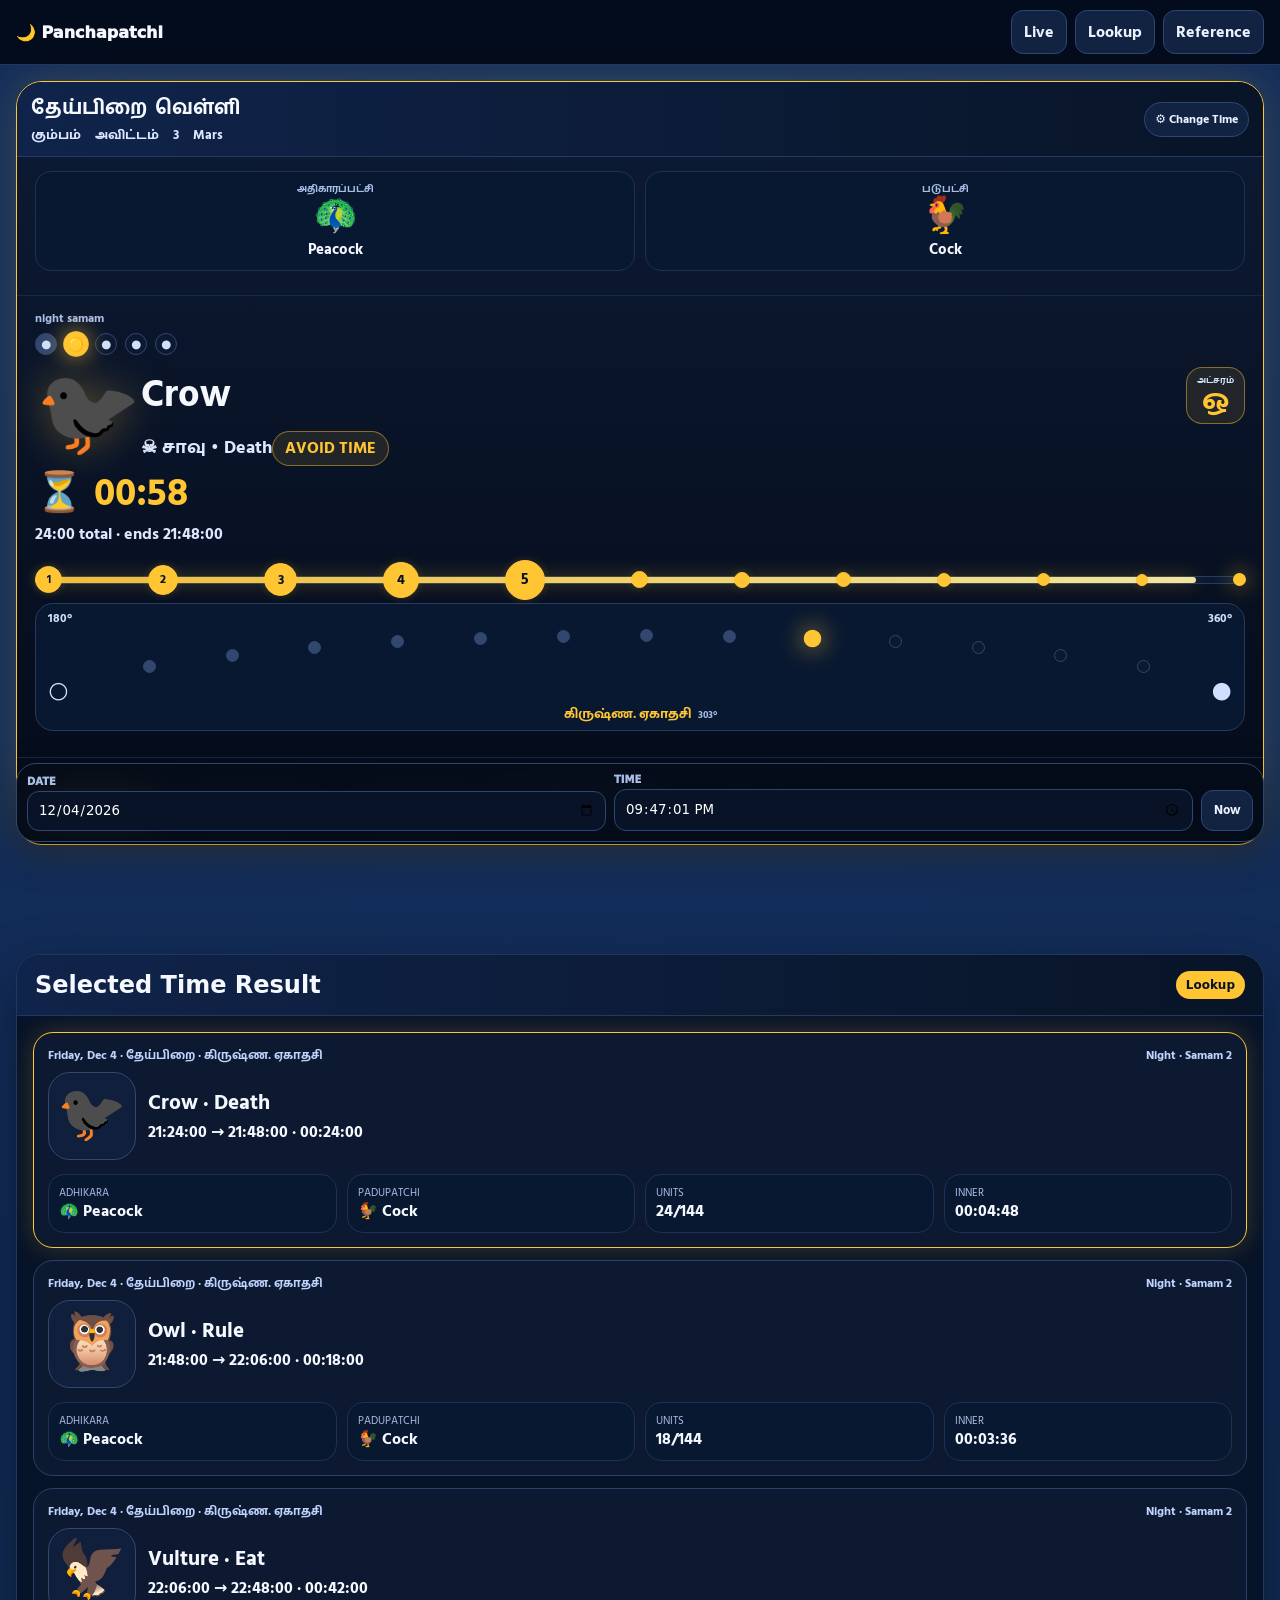
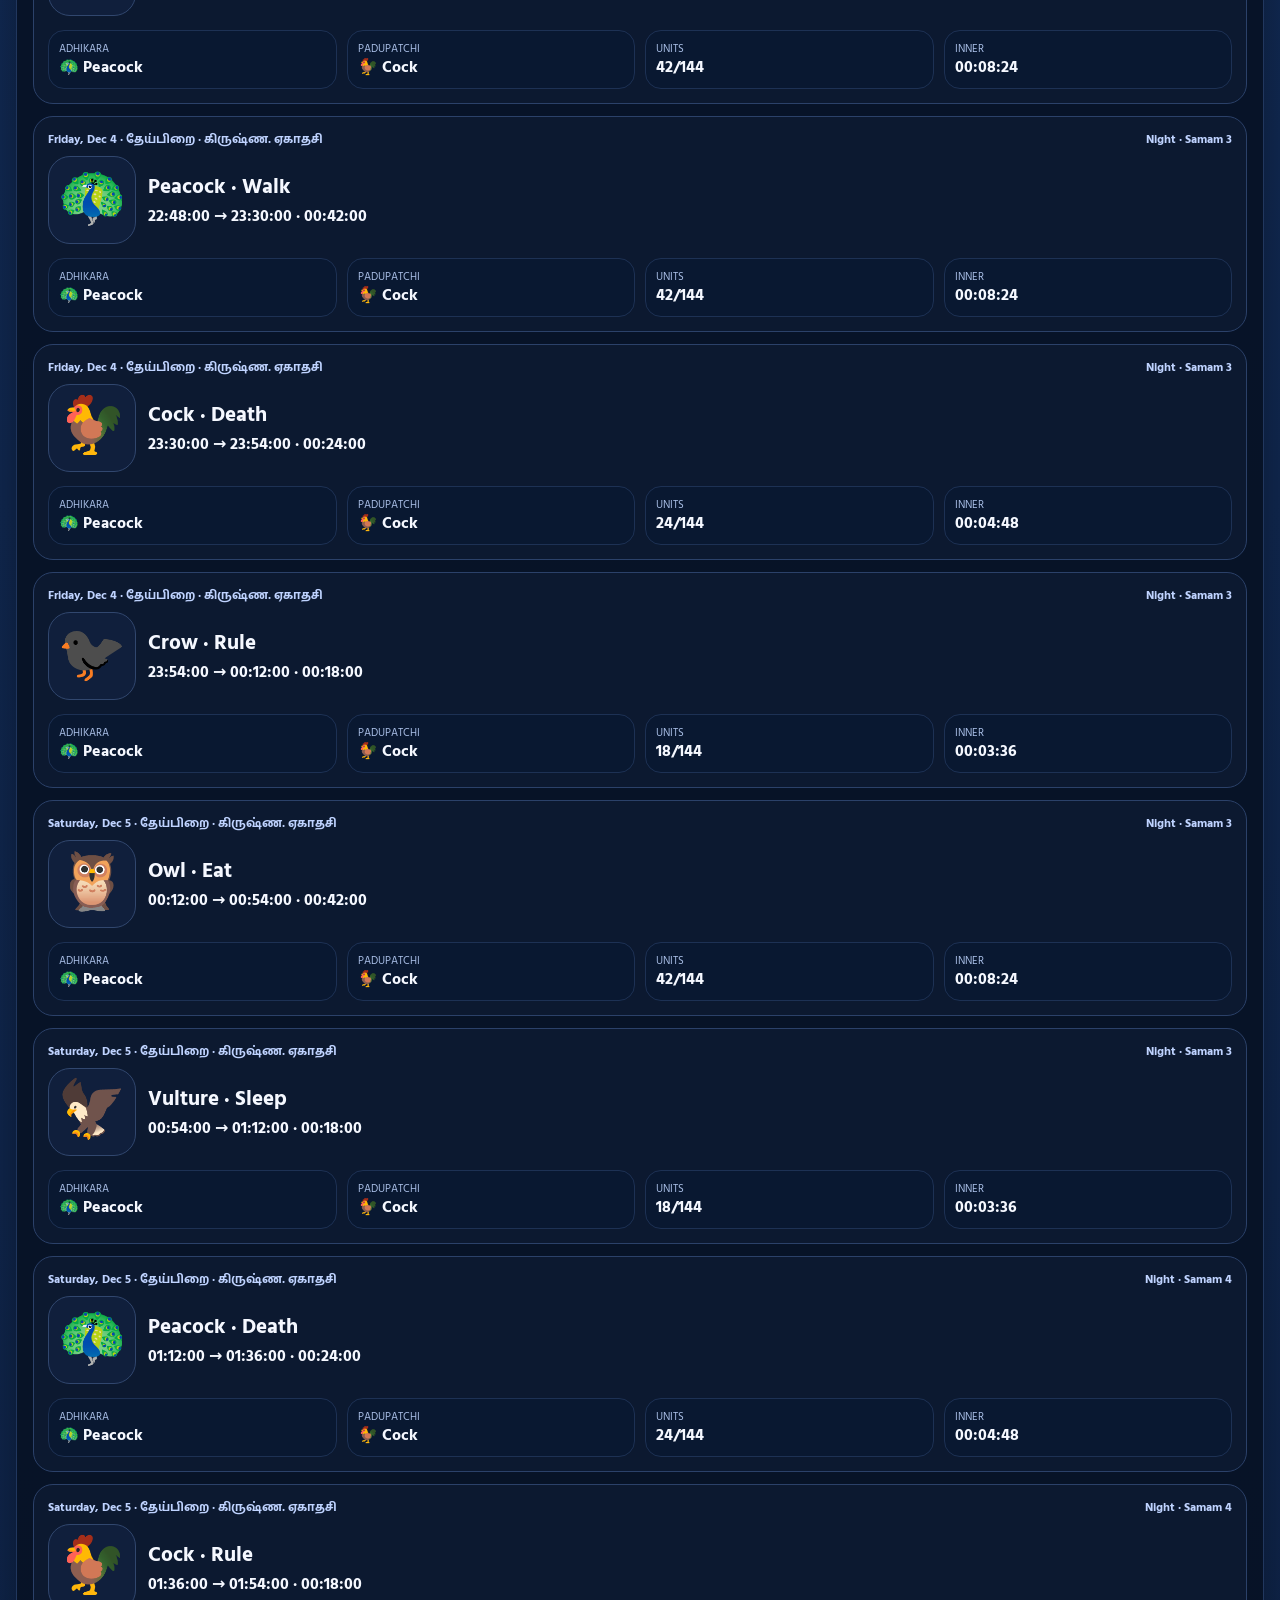
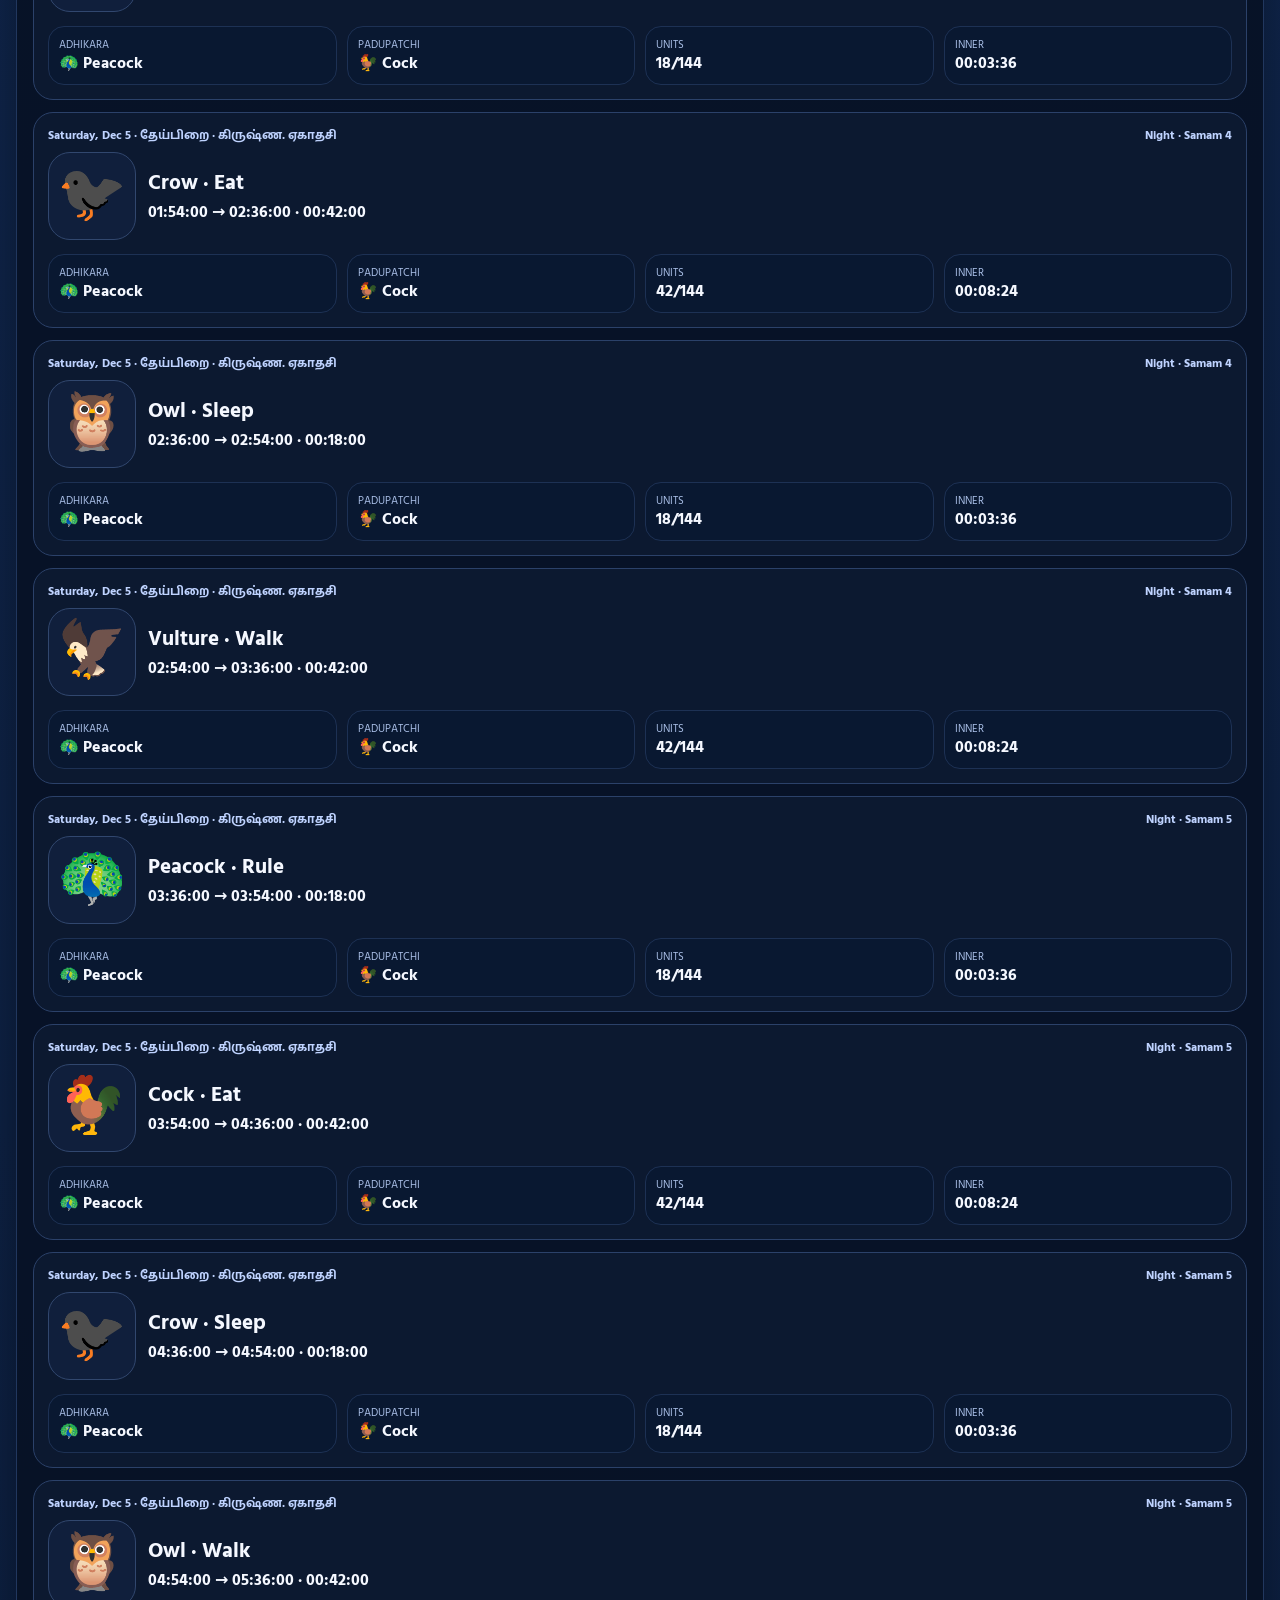
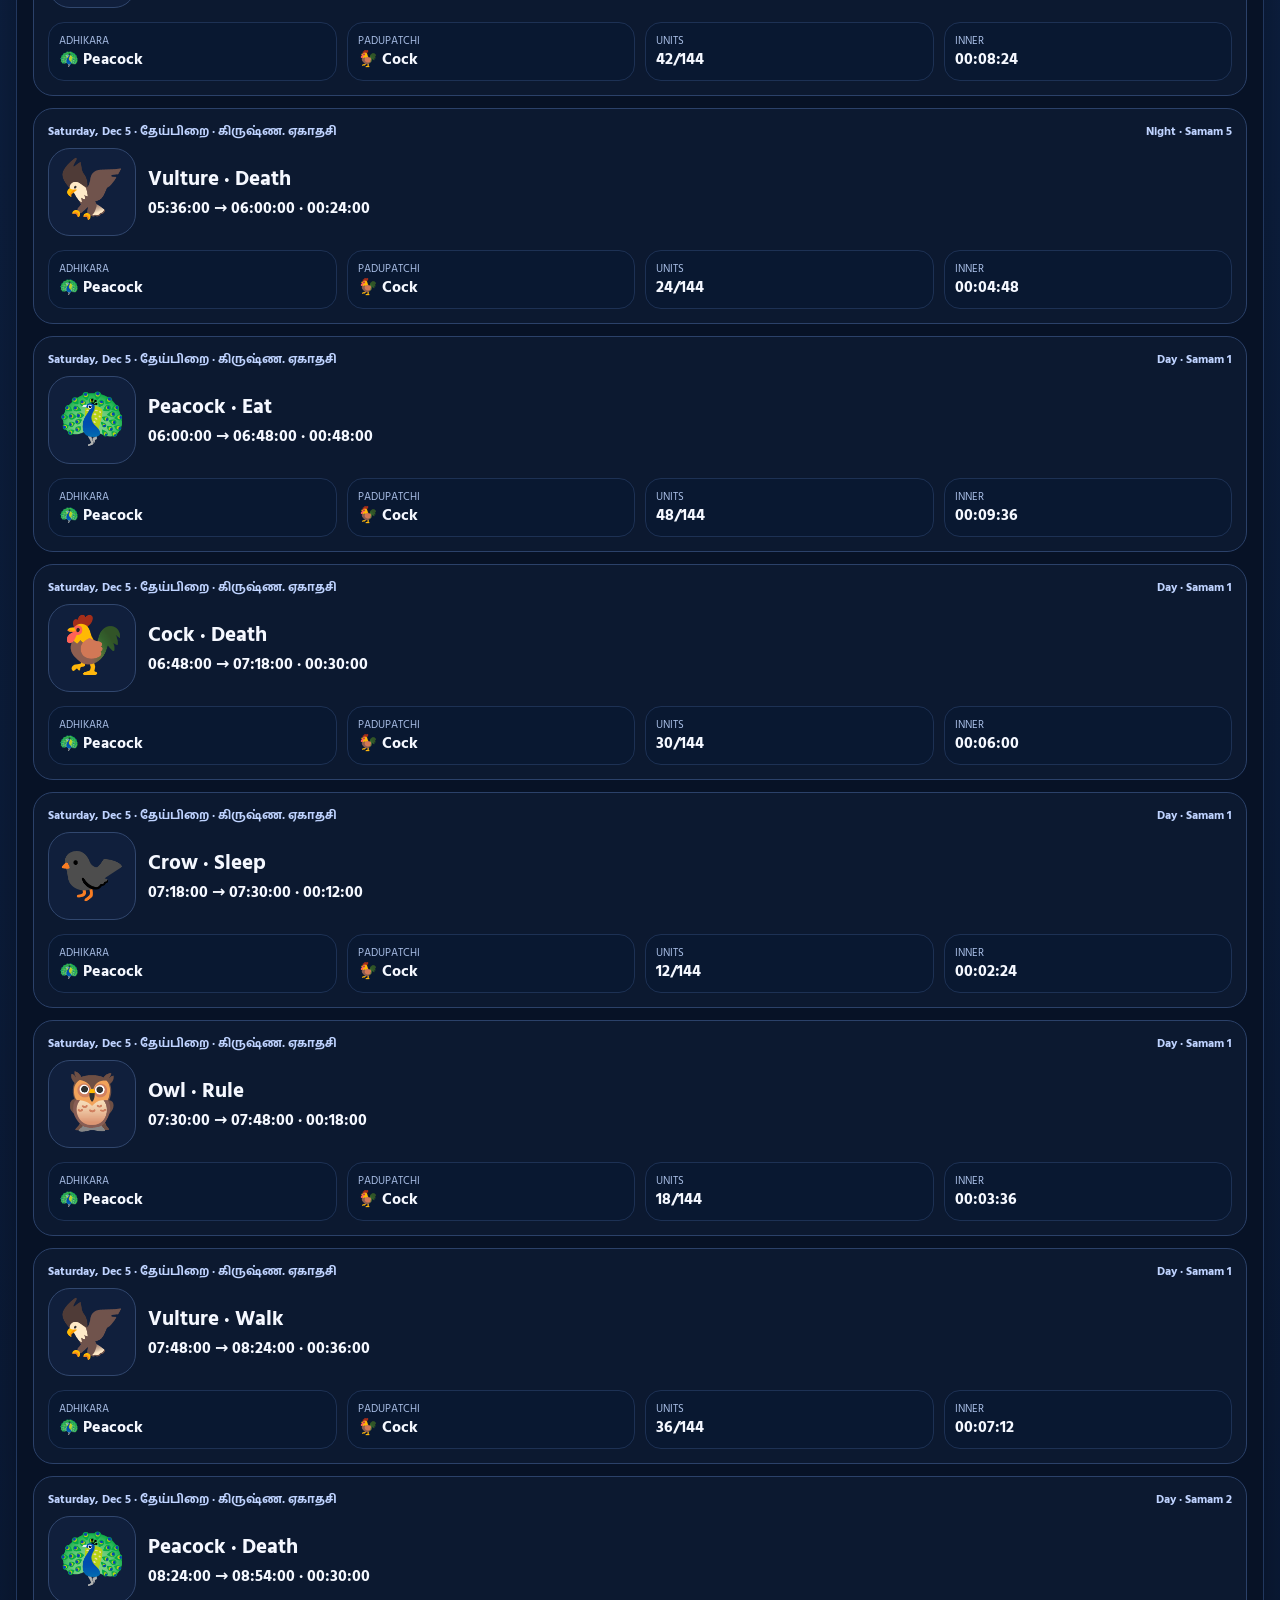
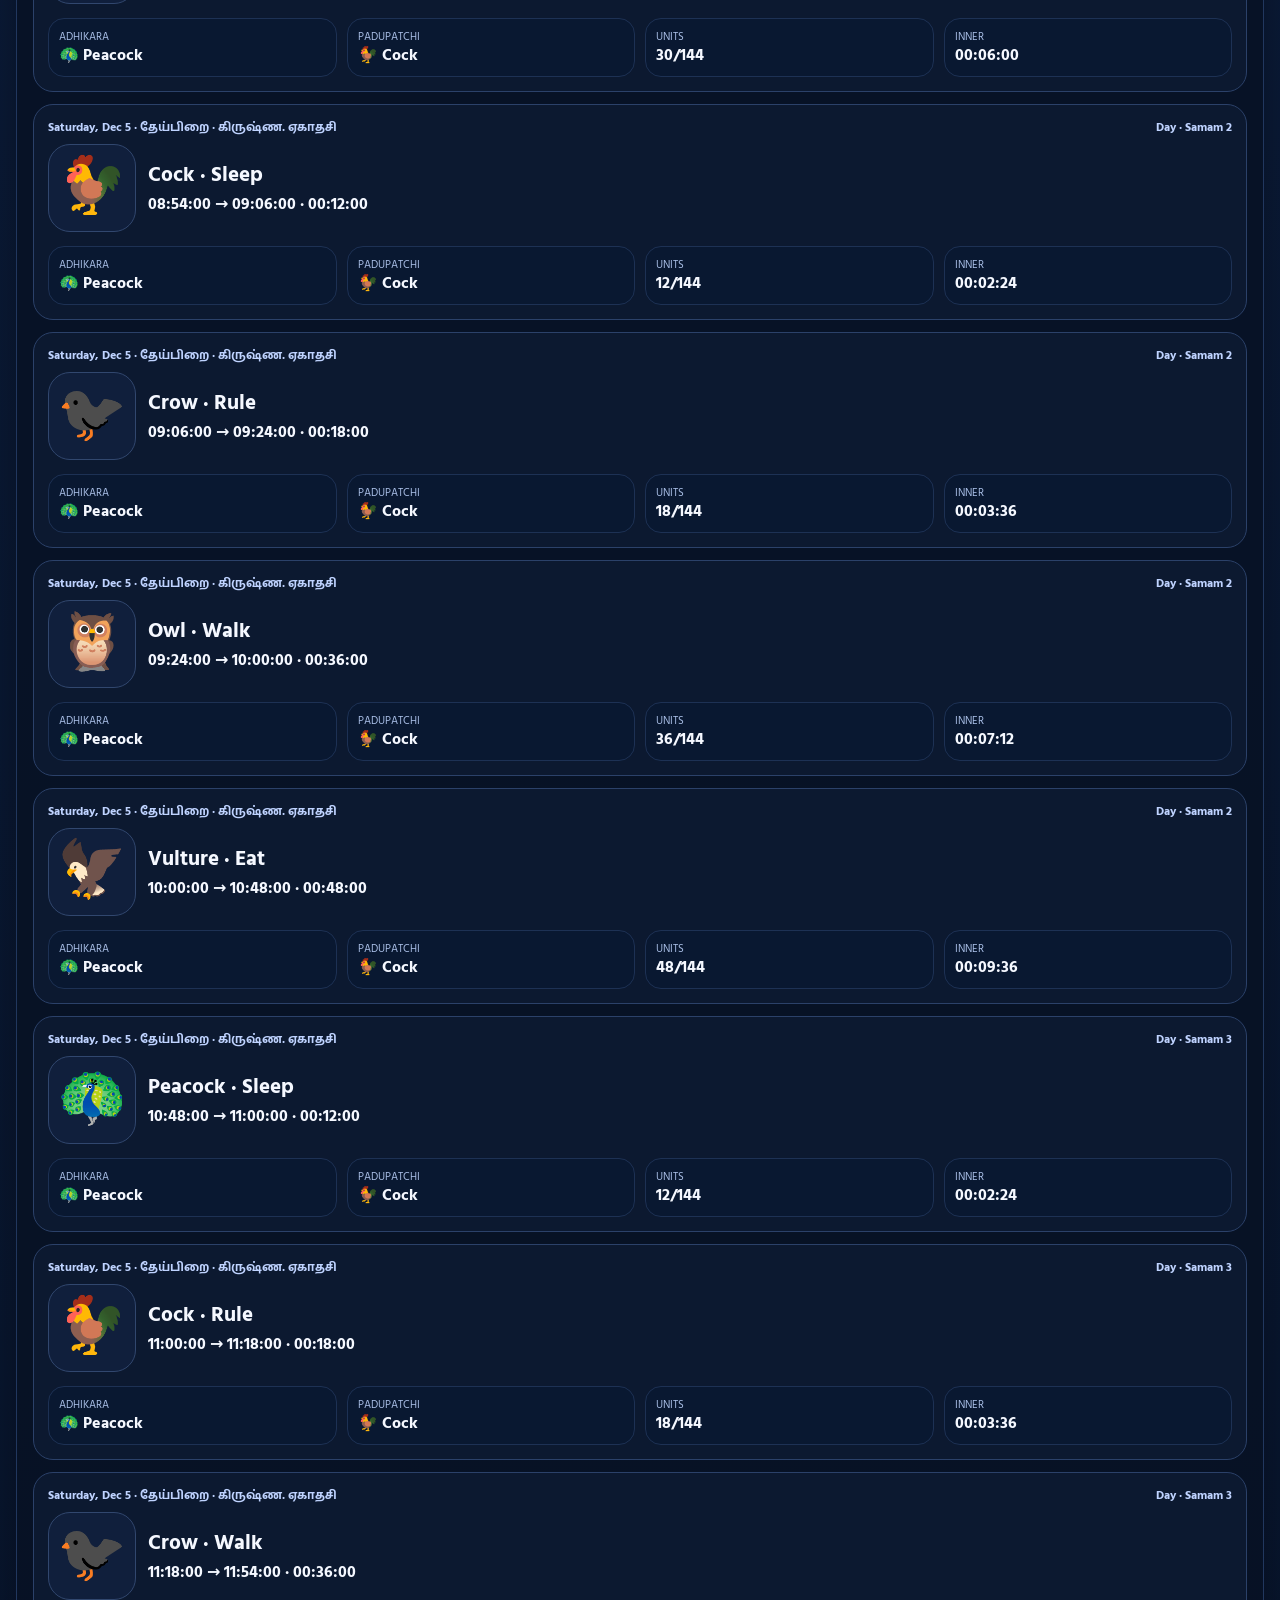
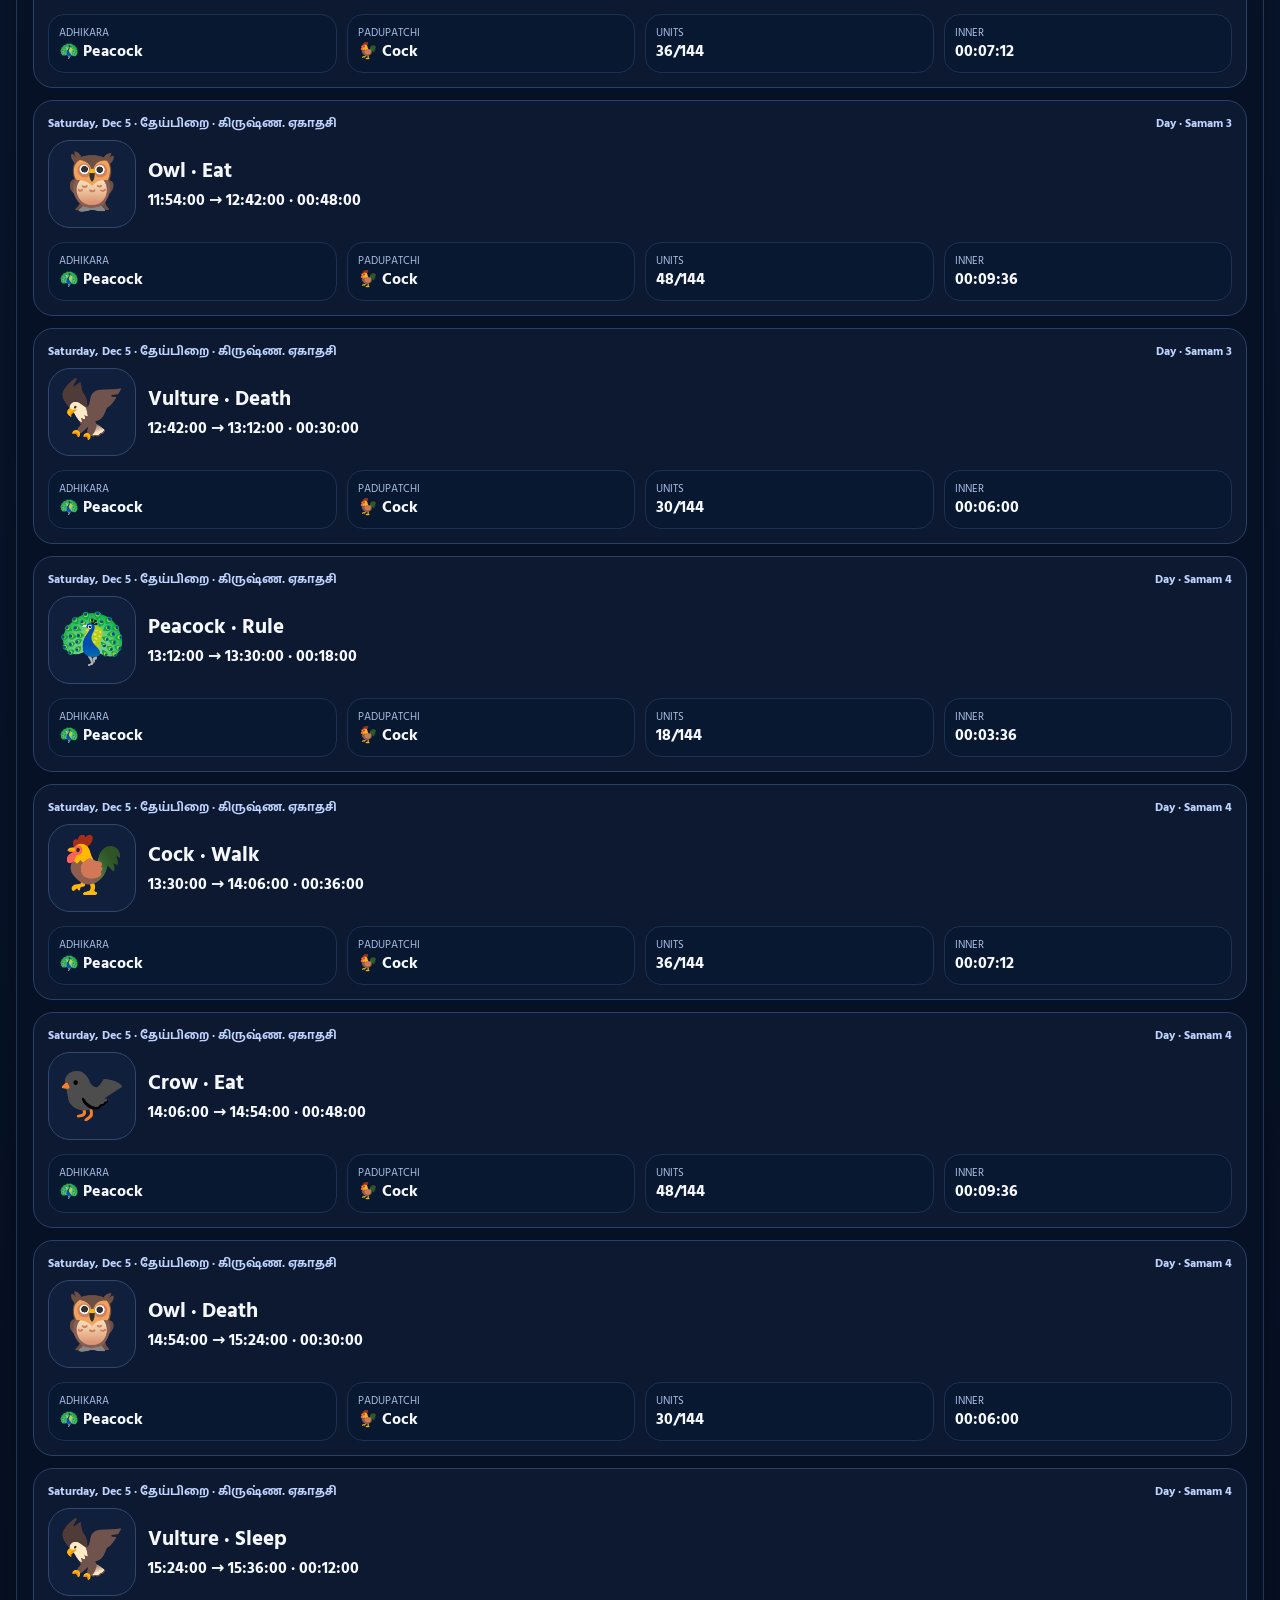
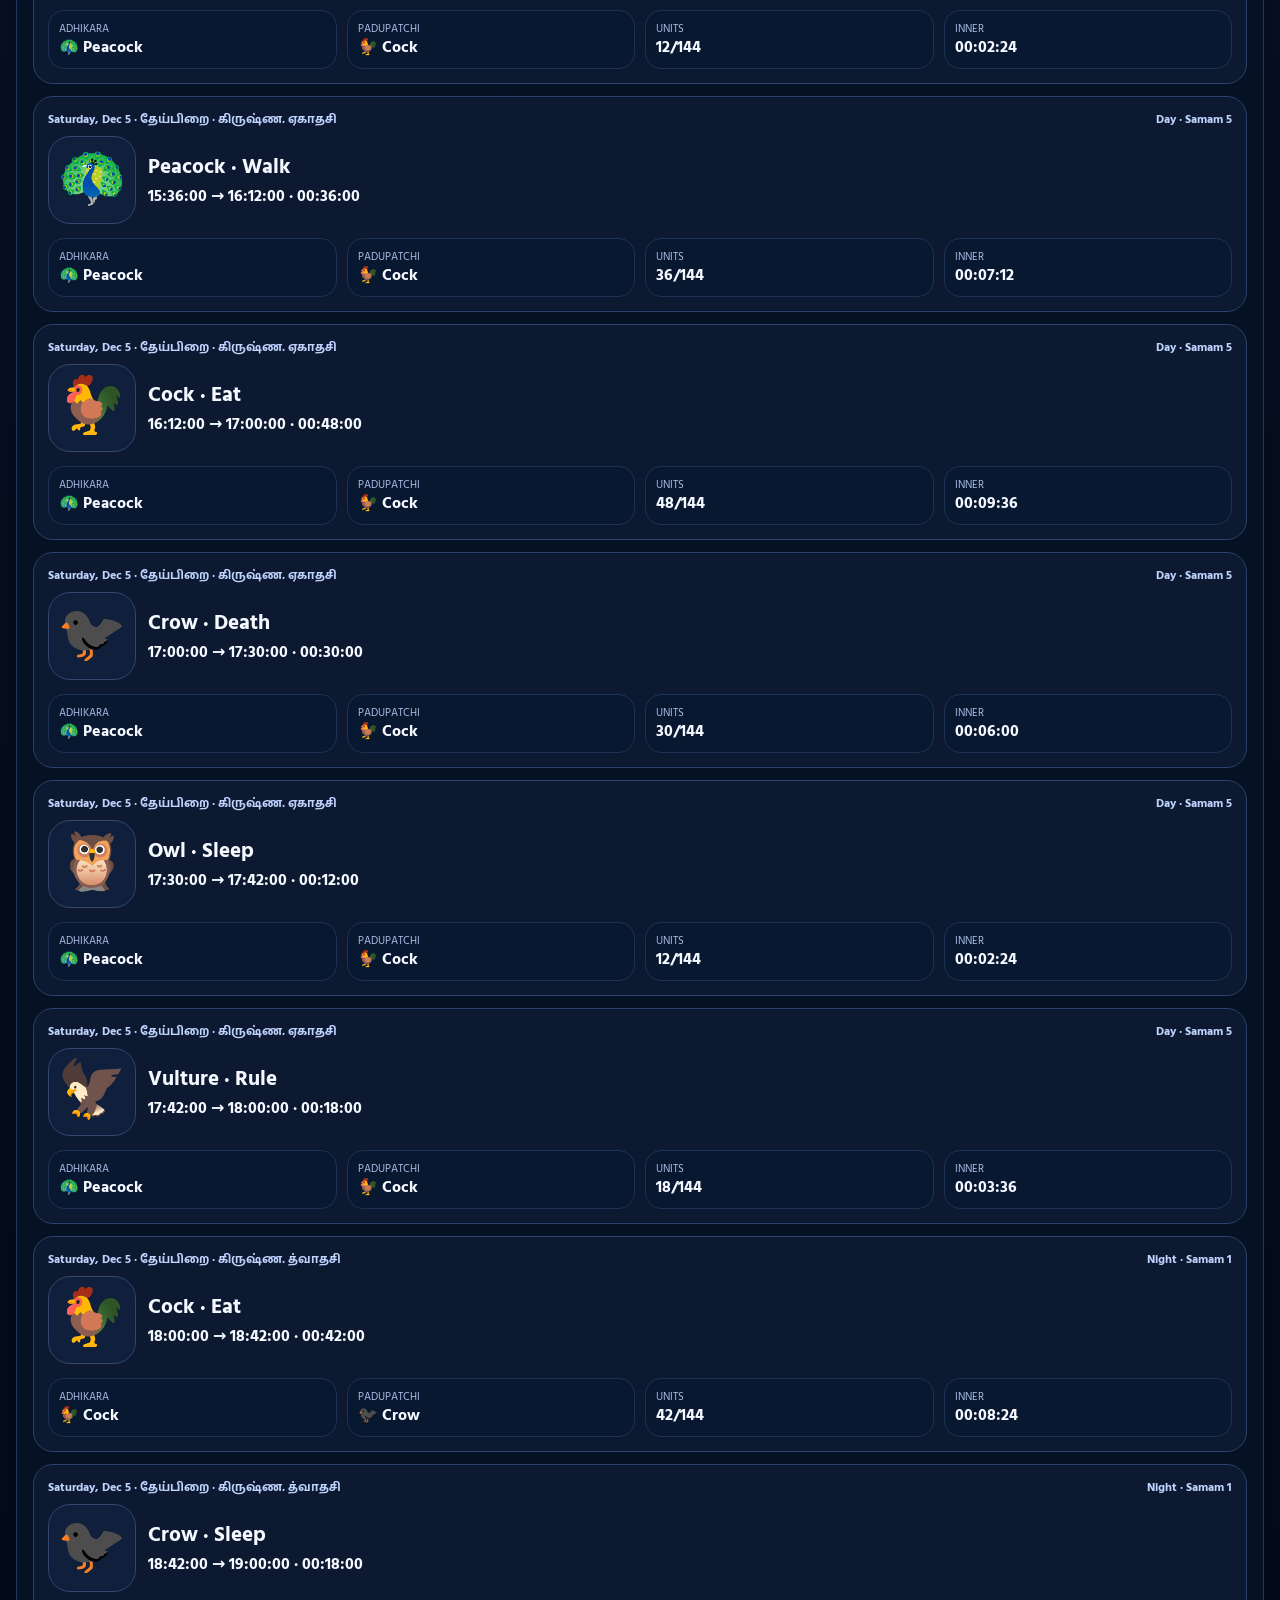
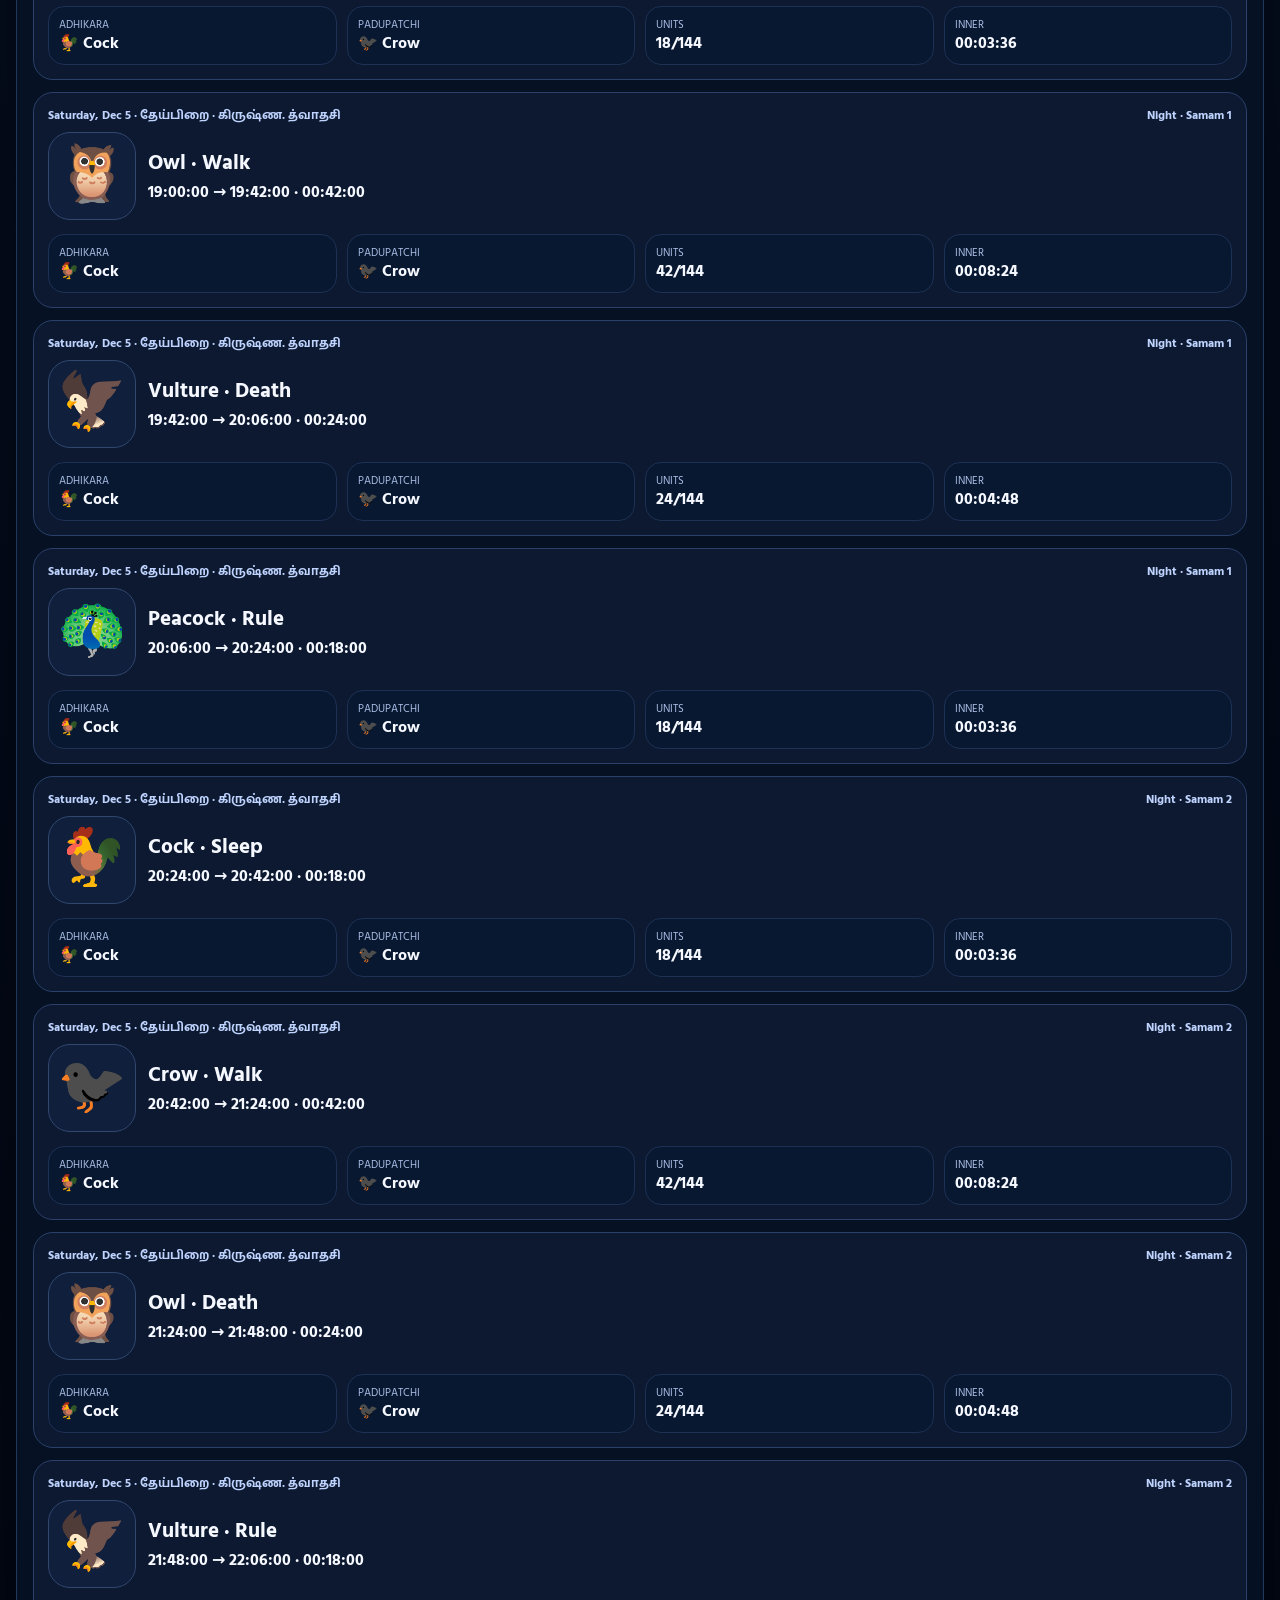
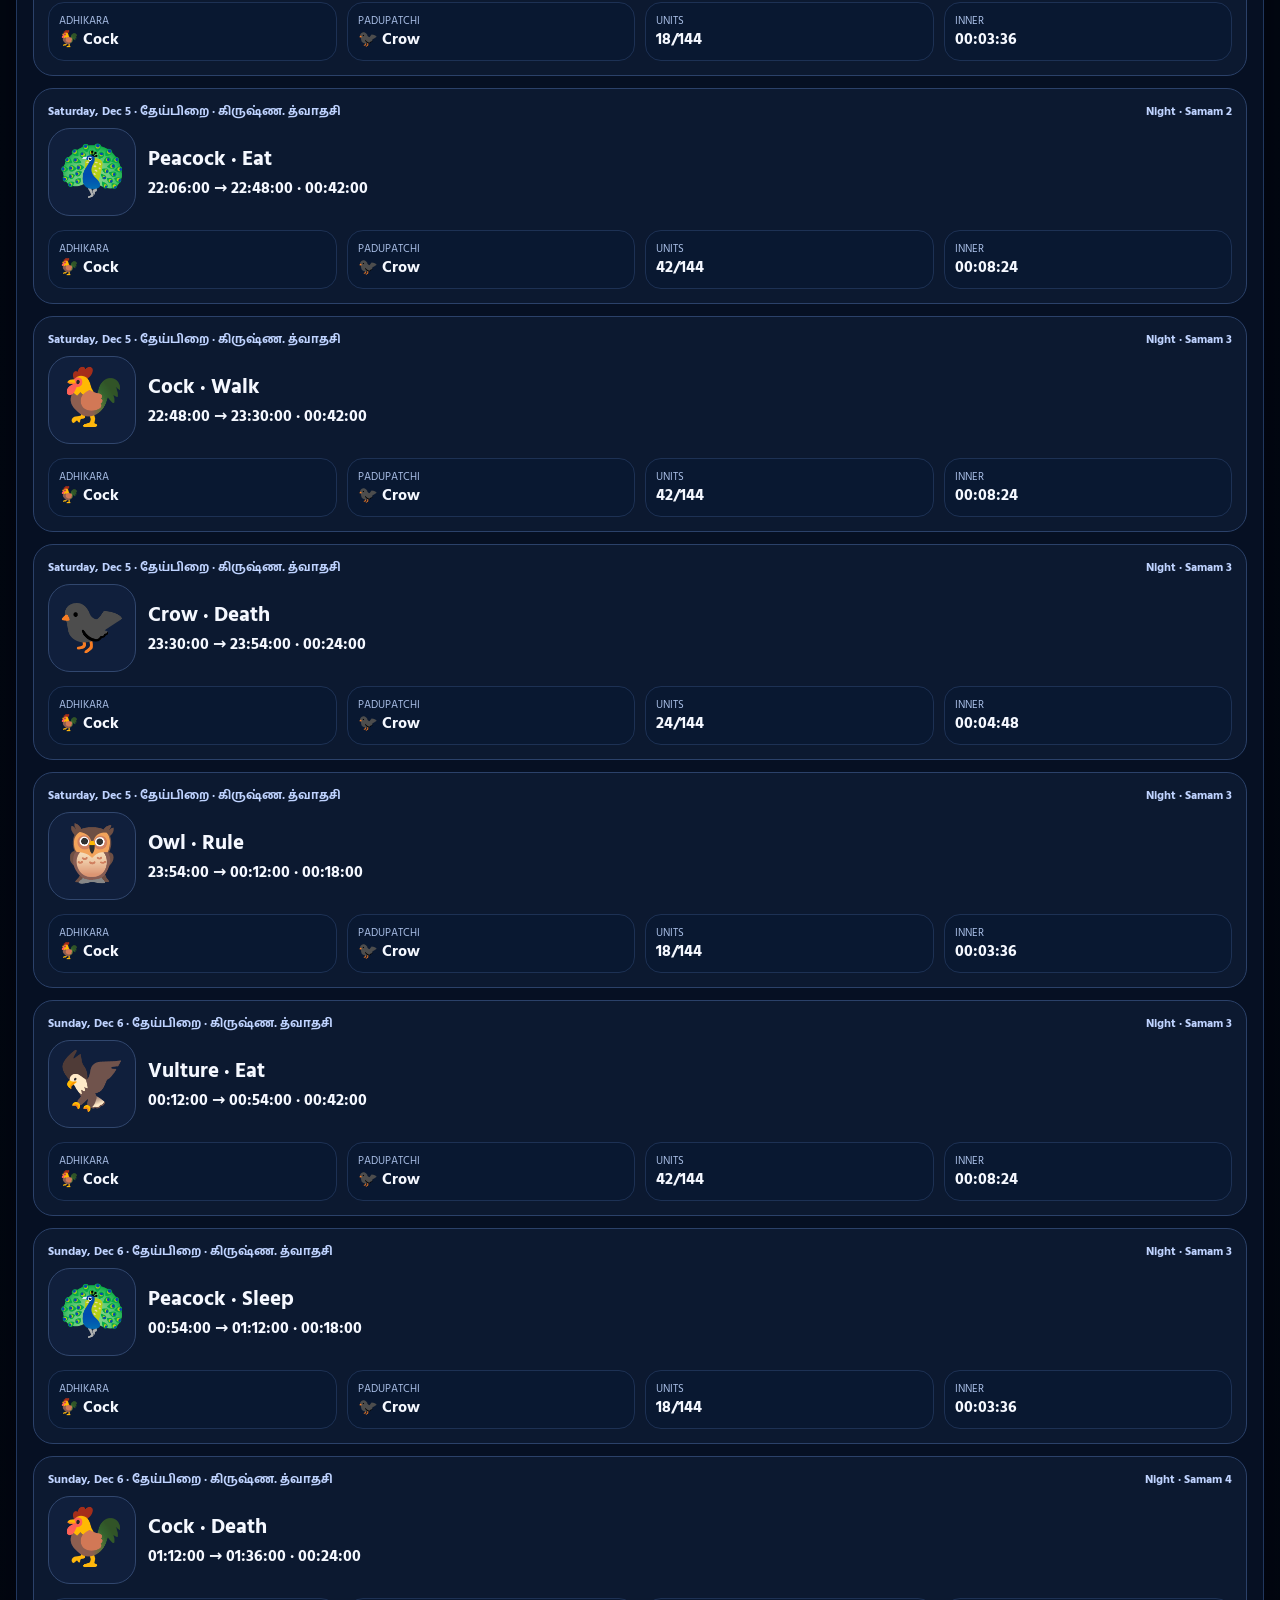
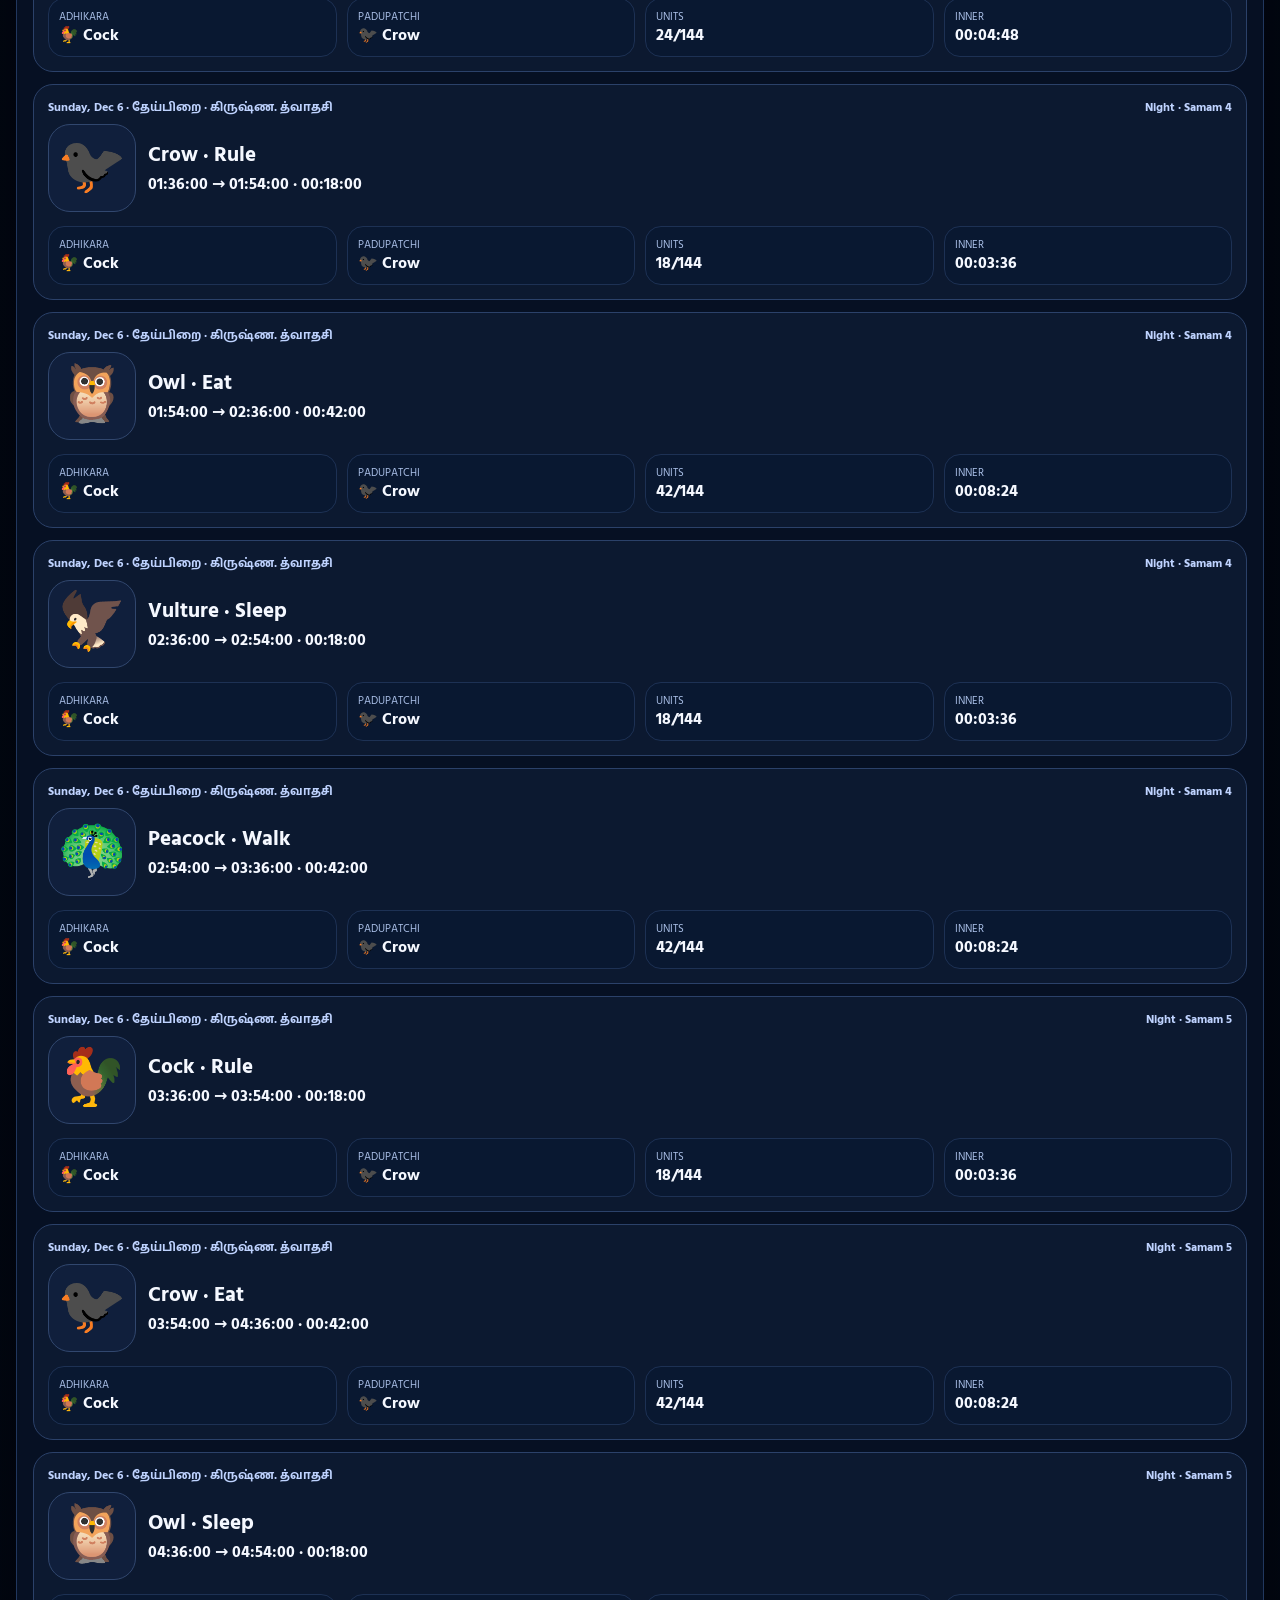
<file: lookup.html>
<!doctype html><html lang="ta"><head><meta charset="utf-8"><meta name="viewport" content="width=device-width,initial-scale=1">
<meta name="description" content="Lookup Panchapatchi timing for any selected date and time with moon phase, tithi, nakshatra, adhikara patchi, padu patchi, bird activity, samam and inner parts.">
<meta name="robots" content="index, follow">
<link rel="canonical" href="https://panchapatchi.com/lookup.html">
<meta name="theme-color" content="#020713">
<meta name="application-name" content="Panchapatchi">
<meta name="apple-mobile-web-app-title" content="Panchapatchi">
<meta name="apple-mobile-web-app-capable" content="yes">
<meta name="apple-mobile-web-app-status-bar-style" content="black-translucent">

<meta property="og:type" content="website">
<meta property="og:site_name" content="Panchapatchi">
<meta property="og:title" content="Panchapatchi Lookup by Date and Time | Panchapatchi.com">
<meta property="og:description" content="Lookup Panchapatchi timing for any selected date and time with moon phase, tithi, nakshatra, adhikara patchi, padu patchi, bird activity, samam and inner parts.">
<meta property="og:url" content="https://panchapatchi.com/lookup.html">
<meta property="og:locale" content="ta_IN">

<meta name="twitter:card" content="summary">
<meta name="twitter:title" content="Panchapatchi Lookup by Date and Time | Panchapatchi.com">
<meta name="twitter:description" content="Lookup Panchapatchi timing for any selected date and time with moon phase, tithi, nakshatra, adhikara patchi, padu patchi, bird activity, samam and inner parts.">

<script type="application/ld+json">
{
  "@context": "https://schema.org",
  "@type": "WebApplication",
  "name": "Panchapatchi",
  "url": "https://panchapatchi.com",
  "applicationCategory": "LifestyleApplication",
  "operatingSystem": "Any",
  "description": "Lookup Panchapatchi timing for any selected date and time with moon phase, tithi, nakshatra, adhikara patchi, padu patchi, bird activity, samam and inner parts.",
  "inLanguage": [
    "ta",
    "en"
  ]
}
</script><title>Panchapatchi Lookup by Date and Time | Panchapatchi.com</title><link rel="stylesheet" href="assets/css/style.css"><link rel="manifest" href="site.webmanifest">
</head><body class="lookup-page"><nav class="nav"><div class="nav-inner"><div class="brand">🌙 Panchapatchi</div><div class="menu"><a class="btn" href="index.html">Live</a><a class="btn" href="lookup.html">Lookup</a><a class="btn" href="reference.html">Reference</a></div></div></nav><main class="wrap">
<section class="live-card v032">
  <div class="live-card-head v032-head">
    <div>
      <div class="v032-title-line"><span id="moonPhaseTitle">--</span><span id="todayText">--</span></div>
      <div class="v032-meta-line"><span id="rasiText">--</span><span id="nakText">--</span><span id="padaText">--</span><span id="lordText">--</span></div>
    </div>
    <button id="changeTimingBtn" class="tiny-btn v032-change">⚙ Change Time</button>
  </div>
  <div class="live-section">
    <div class="v032-birds">
      <div class="v032-bird-box"><small>அதிகாரப்பட்சி</small><div class="emoji" id="adhiEmoji">--</div><b id="adhiText">--</b></div>
      <div class="v032-bird-box"><small>படுபட்சி</small><div class="emoji" id="paduEmoji">--</div><b id="paduText">--</b></div>
    </div>
    
  </div>
  <div class="live-section">
    <div class="v033-main-row">
      <div>
        <div class="samam-label" id="samamText">day samam</div>
        <div class="samam-dots" id="samamDots"></div>
        <div class="v032-activity">
          <div class="v032-activity-title" id="currentTitle">🐦 --</div>
          <div class="v032-remaining" id="countdownText">--:-- remaining</div>
          <div class="duration-line" id="activityDurationText">--:-- total</div>
          <div class="progress"><div class="bar" id="activityBar"></div></div>
          <div class="percent-line" id="activityPercentText">0% complete</div>
          <div class="quality-line" id="qualityText">--</div>
          <div class="twelve-row" id="twelveRow"></div>
          <div class="twelve-caption" id="twelveCaption">12 parts</div>
          <div class="v032-inner-line">
            <div class="inner-dots" id="innerDots"></div>
            <div class="percent-line" id="innerText">Inner Part -- / 5</div>
          </div>
        </div>
      </div>
      <aside class="v033-lunar-side">
        <div id="tithiStrip" class="v033-lunar-curve"></div>
        <div class="v033-tithi-name" id="tithiCaption">Active Tithi</div>
      </aside>
    </div>
    <div class="stats v032-hidden">
      <div class="stat"><b>Sunrise / Sunset</b><span id="sunText">--</span></div>
      <div class="stat"><b>Period</b><span id="periodText">--</span></div>
      <div class="stat"><b>Time</b><span id="currentPath">--</span></div>
    </div>
  </div>

  <div class="live-section" id="timingChoice">
    <div class="controls"><button class="primary" id="locateBtn">Use My Location</button><button id="manualBtn">Manual Sunrise/Sunset</button><button id="fallbackBtn">Traditional 6am/6pm</button></div>
    <div class="input-panel" id="manualPanel" style="display:none"><b>Manual timing</b><br><input id="manualSunrise" type="time" step="1" value="06:00:00"><input id="manualSunset" type="time" step="1" value="18:00:00"><button class="primary" id="setManualBtn">Set Timing</button></div>
    <div class="status"><b id="statusText">Lookup timing</b><span id="statusDetails">Choose local, manual, or traditional timing for this lookup.</span></div>
  </div>
</section>
<section class="lookup-dock"><div class="lookup-dock-inner"><div><label for="lookupDate">Date</label><input id="lookupDate" type="date"></div><div><label for="lookupTime">Time</label><input id="lookupTime" type="time" step="1"></div><button id="lookupNowBtn" type="button">Now</button></div></section>
<section class="section"><div class="section-head"><h2>Selected Time Result</h2><span class="badge">Lookup</span></div><div class="pad"><div class="card-list" id="cardList"></div></div></section>
</main><script>window.SARAKALAI_LOOKUP_PAGE=true;</script>
<script src="assets/js/app.js"></script>
<script src="assets/js/lookup.js"></script><div class="mobile-bottom-nav">
<a class="" href="index.html"><span class="ico">🏠</span><span>Live</span></a>
<a class="active" href="lookup.html"><span class="ico">🔎</span><span>Lookup</span></a>
<a class="" href="reference.html"><span class="ico">📖</span><span>Info</span></a>
</div>
</body></html>
</file>
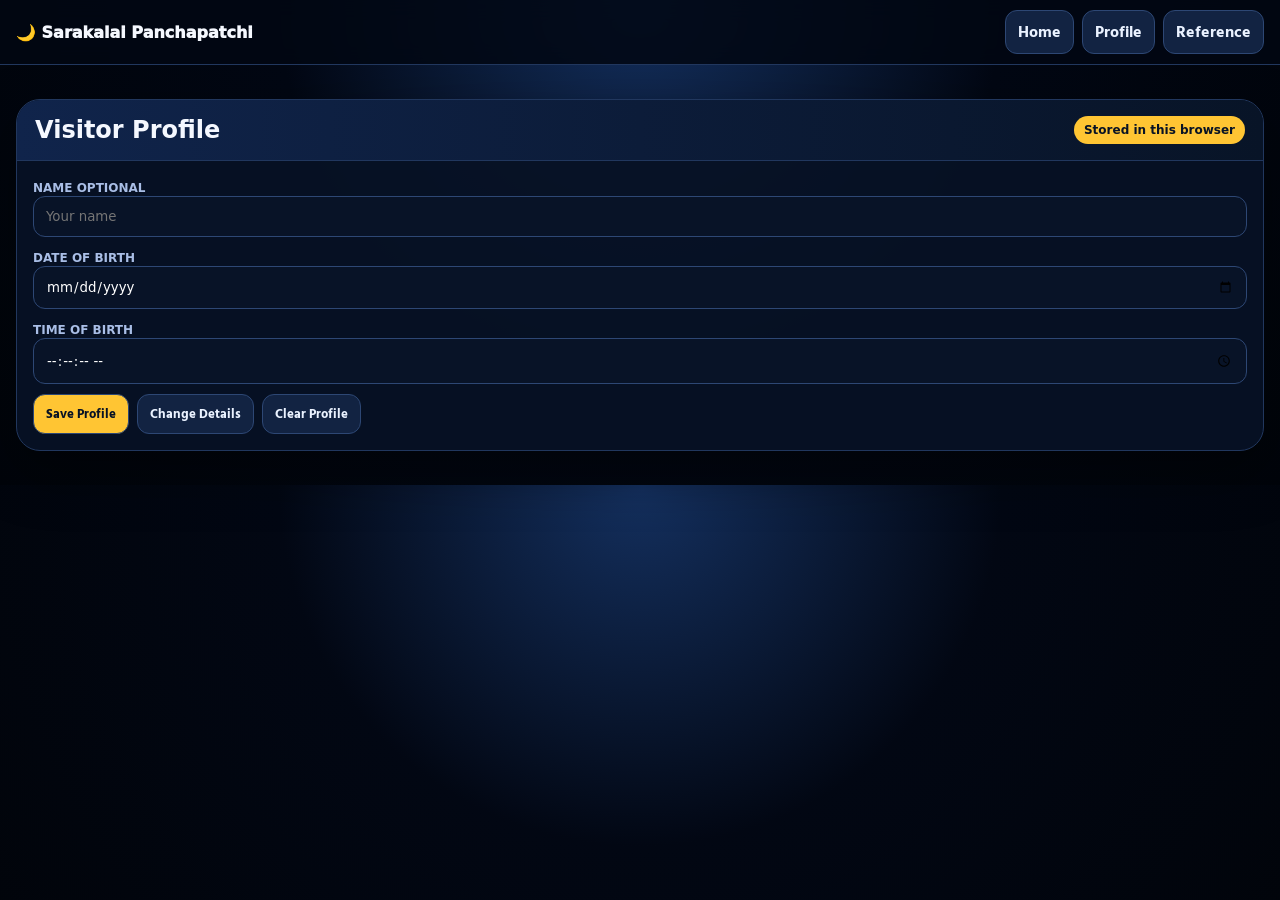
<file: profile.html>
<!doctype html>
<html lang="ta">
<head>
<meta charset="utf-8">
<meta name="viewport" content="width=device-width,initial-scale=1">
<title>Panchapatchi Profile</title>
<link rel="stylesheet" href="assets/css/style.css">
</head>
<body>
<nav class="nav"><div class="nav-inner"><div class="brand">🌙 Sarakalai Panchapatchi</div><div class="menu"><a class="btn" href="index.html">Home</a><a class="btn" href="profile.html">Profile</a><a class="btn" href="reference.html">Reference</a></div></div></nav>
<main class="wrap">
  <section class="section">
    <div class="section-head"><h2>Visitor Profile</h2><span class="badge">Stored in this browser</span></div>
    <div class="pad">
      <div class="profile-form">
        <div>
          <label for="profileName">Name optional</label>
          <input id="profileName" type="text" placeholder="Your name">
        </div>
        <div>
          <label for="profileDob">Date of birth</label>
          <input id="profileDob" type="date">
        </div>
        <div>
          <label for="profileTob">Time of birth</label>
          <input id="profileTob" type="time" step="1">
        </div>
      </div>
      <div class="profile-actions">
        <button class="primary" id="saveProfileBtn">Save Profile</button>
        <button id="editProfileBtn">Change Details</button>
        <button id="clearProfileBtn">Clear Profile</button>
      </div>
    </div>
  </section>

  <section class="profile-card" id="profileCard" style="display:none">
    <div class="profile-card-head">
      <div>
        <h1 id="profileTitle">Profile</h1>
        <div class="profile-sub" id="profileBirthText">--</div>
      </div>
      <a class="btn tiny-btn" href="index.html">Live</a>
    </div>

    <div class="profile-big">
      <div class="phase" id="profilePhase">--</div>
      <div class="v033-lunar-side" style="margin-top:12px;min-height:220px">
        <div class="v033-lunar-curve" id="profileLunarCurve">--</div>
        <div class="v033-tithi-name" id="profileTithi">--</div>
      </div>
    </div>

    <div class="profile-grid">
      <div><small>ராசி</small><b id="profileRasi">--</b></div>
      <div><small>நட்சத்திரம்</small><b id="profileNak">--</b></div>
      <div><small>பாதம்</small><b id="profilePada">--</b></div>
      <div><small>அதிபதி</small><b id="profileLord">--</b></div>
      <div><small>Birth Weekday</small><b id="profileWeekday">--</b></div>
      <div><small>Moon Degree</small><b id="profileDegree">--</b></div>
    </div>
    <div class="profile-note">Profile data is saved only in this browser using localStorage. No server account is created.</div>
  </section>
</main>
<script src="assets/js/app.js"></script>
<script src="assets/js/profile.js"></script>
<div class="mobile-bottom-nav">
<a class="" href="index.html"><span class="ico">🏠</span><span>Live</span></a>
<a class="active" href="profile.html"><span class="ico">👤</span><span>Profile</span></a>
<a class="" href="reference.html"><span class="ico">📖</span><span>Info</span></a>
</div>
</body>
</html>
</file>
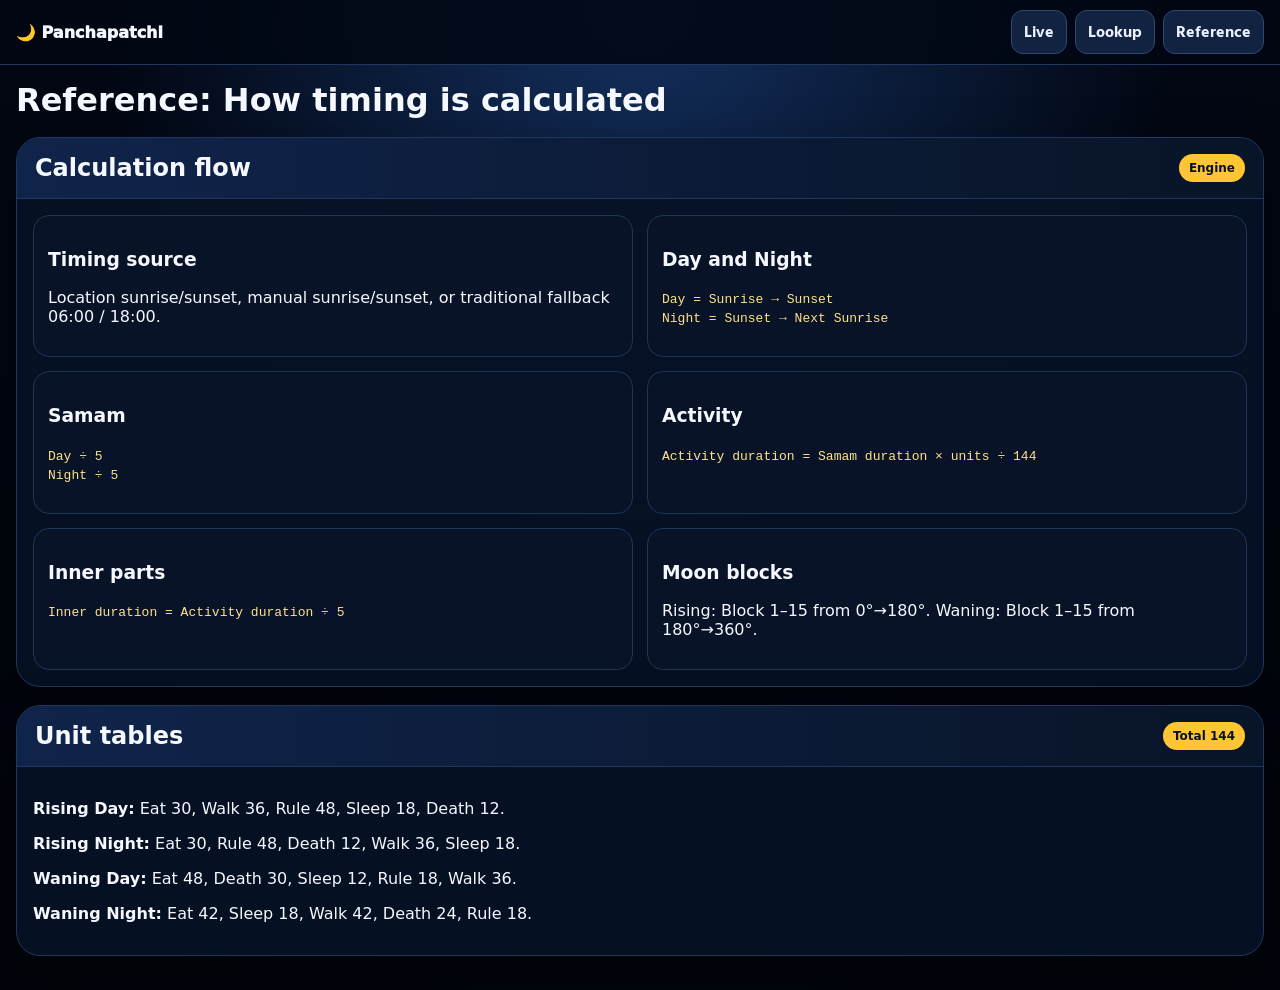
<file: reference.html>
<!doctype html><html lang="en"><head><meta charset="utf-8"><meta name="viewport" content="width=device-width,initial-scale=1">
<meta name="description" content="Reference guide explaining Panchapatchi.com timing calculations: sunrise, sunset, day and night samam, moon phase, tithi, activity units and inner parts.">
<meta name="robots" content="index, follow">
<link rel="canonical" href="https://panchapatchi.com/reference.html">
<meta name="theme-color" content="#020713">
<meta name="application-name" content="Panchapatchi">
<meta name="apple-mobile-web-app-title" content="Panchapatchi">
<meta name="apple-mobile-web-app-capable" content="yes">
<meta name="apple-mobile-web-app-status-bar-style" content="black-translucent">

<meta property="og:type" content="website">
<meta property="og:site_name" content="Panchapatchi">
<meta property="og:title" content="Panchapatchi Calculation Reference | Panchapatchi.com">
<meta property="og:description" content="Reference guide explaining Panchapatchi.com timing calculations: sunrise, sunset, day and night samam, moon phase, tithi, activity units and inner parts.">
<meta property="og:url" content="https://panchapatchi.com/reference.html">
<meta property="og:locale" content="ta_IN">

<meta name="twitter:card" content="summary">
<meta name="twitter:title" content="Panchapatchi Calculation Reference | Panchapatchi.com">
<meta name="twitter:description" content="Reference guide explaining Panchapatchi.com timing calculations: sunrise, sunset, day and night samam, moon phase, tithi, activity units and inner parts.">

<script type="application/ld+json">
{
  "@context": "https://schema.org",
  "@type": "WebApplication",
  "name": "Panchapatchi",
  "url": "https://panchapatchi.com",
  "applicationCategory": "LifestyleApplication",
  "operatingSystem": "Any",
  "description": "Reference guide explaining Panchapatchi.com timing calculations: sunrise, sunset, day and night samam, moon phase, tithi, activity units and inner parts.",
  "inLanguage": [
    "ta",
    "en"
  ]
}
</script><title>Panchapatchi Calculation Reference | Panchapatchi.com</title><link rel="stylesheet" href="assets/css/style.css"><link rel="manifest" href="site.webmanifest">
</head><body><nav class="nav"><div class="nav-inner"><div class="brand">🌙 Panchapatchi</div><div class="menu"><a class="btn" href="index.html">Live</a><a class="btn" href="lookup.html">Lookup</a><a class="btn" href="reference.html">Reference</a></div></div></nav><main class="wrap"><h1>Reference: How timing is calculated</h1><section class="section"><div class="section-head"><h2>Calculation flow</h2><span class="badge">Engine</span></div><div class="pad ref-grid"><div class="formula"><h3>Timing source</h3><p>Location sunrise/sunset, manual sunrise/sunset, or traditional fallback 06:00 / 18:00.</p></div><div class="formula"><h3>Day and Night</h3><p><code>Day = Sunrise → Sunset</code><br><code>Night = Sunset → Next Sunrise</code></p></div><div class="formula"><h3>Samam</h3><p><code>Day ÷ 5</code><br><code>Night ÷ 5</code></p></div><div class="formula"><h3>Activity</h3><p><code>Activity duration = Samam duration × units ÷ 144</code></p></div><div class="formula"><h3>Inner parts</h3><p><code>Inner duration = Activity duration ÷ 5</code></p></div><div class="formula"><h3>Moon blocks</h3><p>Rising: Block 1–15 from 0°→180°. Waning: Block 1–15 from 180°→360°.</p></div></div></section><section class="section"><div class="section-head"><h2>Unit tables</h2><span class="badge">Total 144</span></div><div class="pad"><p><b>Rising Day:</b> Eat 30, Walk 36, Rule 48, Sleep 18, Death 12.</p><p><b>Rising Night:</b> Eat 30, Rule 48, Death 12, Walk 36, Sleep 18.</p><p><b>Waning Day:</b> Eat 48, Death 30, Sleep 12, Rule 18, Walk 36.</p><p><b>Waning Night:</b> Eat 42, Sleep 18, Walk 42, Death 24, Rule 18.</p></div></section></main><script src="assets/js/app.js"></script><div class="mobile-bottom-nav">
<a class="" href="index.html"><span class="ico">🏠</span><span>Live</span></a>
<a class="" href="lookup.html"><span class="ico">🔎</span><span>Lookup</span></a>
<a class="active" href="reference.html"><span class="ico">📖</span><span>Info</span></a>
</div>
</body></html>
</file>
<file: assets/css/style.css>
@import url('https://fonts.googleapis.com/css2?family=Hind+Madurai:wght@300;400;500;600;700&display=swap');

body,
button,
input,
.btn,
.live-card,
.timeline-card,
.day-card,
.mini-card {
  font-family: "Hind Madurai", system-ui, -apple-system, "Segoe UI", sans-serif;
}

.mobile-bottom-nav{display:none}

@media(max-width:760px){
  body{padding-bottom:82px}
  .nav{
    position:static;
    border-bottom:0;
    background:transparent;
    backdrop-filter:none;
  }
  .nav-inner{
    padding:8px 12px 0;
  }
  .nav .menu{
    display:none;
  }
  .brand{
    font-size:13px;
    opacity:.9;
  }
  .mobile-bottom-nav{
    position:fixed;
    z-index:100;
    left:10px;
    right:10px;
    bottom:10px;
    display:grid;
    grid-template-columns:repeat(4,1fr);
    gap:6px;
    padding:8px;
    border:1px solid #2d4774;
    border-radius:22px;
    background:rgba(5,12,25,.92);
    backdrop-filter:blur(18px);
    box-shadow:0 12px 40px rgba(0,0,0,.45);
  }
  .mobile-bottom-nav a{
    text-decoration:none;
    color:#cfe0ff;
    display:grid;
    place-items:center;
    gap:2px;
    border-radius:16px;
    padding:7px 4px;
    font-size:11px;
    font-weight:900;
  }
  .mobile-bottom-nav a .ico{
    font-size:18px;
    line-height:1;
  }
  .mobile-bottom-nav a.active{
    background:var(--gold);
    color:#071225;
  }
}


:root{--bg:#020713;--panel:#071225;--line:#21375e;--text:#f5f8ff;--muted:#a9bee6;--gold:#ffc533;--red:#ff668a;--blue:#4cc9ff;--green:#3ee6ad;--violet:#ad8cff}
*{box-sizing:border-box}body{margin:0;background:radial-gradient(circle at top,#14305f 0,#020713 45%,#01040a 100%);color:var(--text);font-family:system-ui,-apple-system,Segoe UI,sans-serif}.wrap{max-width:1450px;margin:auto;padding:16px}.nav{position:sticky;top:0;z-index:20;background:#020713dd;backdrop-filter:blur(10px);border-bottom:1px solid var(--line)}.nav-inner{max-width:1450px;margin:auto;padding:10px 16px;display:flex;justify-content:space-between;gap:10px;align-items:center}.brand{font-weight:950}.menu{display:flex;gap:8px;flex-wrap:wrap}.btn,button{background:#122342;color:#eaf2ff;border:1px solid #2d4774;padding:10px 12px;border-radius:12px;font-weight:900;text-decoration:none;cursor:pointer}.primary{background:var(--gold)!important;color:#071225!important}.hero{display:grid;grid-template-columns:1.2fr .8fr;gap:18px;margin-top:18px}.panel,.section{border:1px solid var(--line);background:#071225ee;border-radius:24px;box-shadow:0 20px 55px #0006;overflow:hidden}.pad{padding:16px}h1{margin:0 0 8px;font-size:32px}.lead{color:var(--muted);line-height:1.45}.section{margin:18px 0}.section-head{padding:16px 18px;background:linear-gradient(90deg,#10244b,#081427);display:flex;justify-content:space-between;gap:12px;align-items:center;border-bottom:1px solid var(--line)}.section-head h2{margin:0}.badge{background:var(--gold);color:#071225;border-radius:999px;padding:7px 10px;font-weight:900;font-size:12px}.current{border-color:var(--gold);box-shadow:0 0 38px #ffc53322}.current-grid{display:grid;grid-template-columns:118px 1fr;gap:16px;align-items:center}.current-icon{font-size:76px;width:118px;height:118px;border-radius:30px;background:#101f3c;display:grid;place-items:center;border:1px solid #324c78}.current-title{font-size:27px;font-weight:950}.current-path{color:var(--muted);font-size:13px}.big-count{font-size:34px;font-weight:950;color:var(--gold);margin-top:8px}.progress{height:12px;background:#071123;border:1px solid #20385e;border-radius:99px;overflow:hidden;margin-top:12px}.bar{height:100%;background:linear-gradient(90deg,var(--gold),#fff0a0);width:0%}.micro-grid{display:grid;grid-template-columns:repeat(5,1fr);gap:8px;margin-top:12px}.micro{border:1px solid #2b4169;background:#0c1930;border-radius:14px;padding:9px;text-align:center;font-size:12px;font-weight:900}.micro.active{border-color:var(--gold);background:#ffc53322}.micro small{display:block;color:var(--muted);font-size:10px}.stats,.context{display:grid;grid-template-columns:repeat(4,1fr);gap:10px;margin-top:14px}.stat,.context div{background:#091831;border:1px solid #1d3154;border-radius:16px;padding:10px}.stat b,.context small{display:block;font-size:11px;color:var(--muted);text-transform:uppercase}.stat span,.context b{font-weight:900}.controls{display:flex;gap:8px;flex-wrap:wrap;margin-top:14px}.input-panel{background:#091831;border:1px solid #1d3154;border-radius:16px;padding:12px;margin-top:12px}.input-panel input{padding:10px;border-radius:10px;border:1px solid #2d4774;background:#081327;color:white;margin:6px 6px 6px 0}.status{background:#0a1832;border:1px solid #2d4774;border-radius:16px;padding:10px 12px;font-size:13px}.status b{display:block}.moon-wheel{position:relative;height:320px;max-width:360px;margin:auto}.moon-dot{position:absolute;width:36px;height:36px;border-radius:50%;background:#0b1831;border:1px solid #324c78;color:#dbe8ff;display:grid;place-items:center;font-size:11px;font-weight:900}.moon-dot.active{background:var(--gold);color:#071225;box-shadow:0 0 28px #ffc533cc;transform:scale(1.15)}.moon-center{position:absolute;left:50%;top:50%;transform:translate(-50%,-50%);text-align:center}.moon-center .moon{font-size:64px}.moon-center b{display:block}.card-list{display:grid;gap:12px}.timeline-card{border:1px solid #2b4169;background:#0c1930;border-radius:20px;padding:14px}.timeline-card.active{border-color:var(--gold);box-shadow:0 0 25px #ffc53333}.topline{display:flex;justify-content:space-between;color:#bfd3ff;font-size:12px;font-weight:850}.body{display:grid;grid-template-columns:88px 1fr;gap:12px;align-items:center;margin-top:8px}.birdbig{width:88px;height:88px;border-radius:22px;background:#101f3c;display:grid;place-items:center;font-size:56px;border:1px solid #31476e}.name{font-size:21px;font-weight:950}.time{font-weight:850;margin-top:4px}.grid7{display:grid;grid-template-columns:repeat(7,minmax(185px,1fr));gap:12px;padding:14px}.day-card{background:#08152c;border:1px solid #1c3154;border-radius:20px;overflow:hidden}.day-head{padding:12px;background:#0d1d3b;border-bottom:1px solid #20375d}.day-head span{display:block;color:var(--muted);font-size:12px}.birdpair{display:grid;gap:8px;padding:10px}.role-card{background:#0d1930;border:1px solid #263b61;border-radius:18px;padding:10px;text-align:center}.role-card.adhi{border-top:5px solid var(--gold)}.role-card.padu{border-top:5px solid var(--red)}.role-card .emoji{font-size:48px}.role-card .role{font-size:10px;color:var(--muted);font-weight:900}.role-card .bname{font-weight:950}.tree{padding:14px}.tree details{border:1px solid #1d3154;border-radius:16px;background:#08152c;margin:10px 0;overflow:hidden}.tree summary{cursor:pointer;padding:12px 14px;font-weight:950;background:#0d1d3b}.tree details details{margin:10px 12px;background:#0a1832}.samam{padding:14px 16px;border-top:1px solid #172945}.samam-title{display:flex;justify-content:space-between;margin-bottom:10px}.card-row{display:flex;gap:10px;overflow-x:auto}.mini-card{min-width:190px;border:1px solid #2b4169;background:#0c1930;border-radius:18px;padding:12px}.bird-img{height:88px;font-size:56px;display:grid;place-items:center;border-radius:18px;background:#101f3c;border:1px solid #31476e}.activity{font-size:18px;font-weight:950}.units{font-size:22px;color:var(--gold);font-weight:950}.eat{border-top:5px solid var(--gold)}.walk{border-top:5px solid var(--blue)}.rule{border-top:5px solid var(--green)}.sleep{border-top:5px solid var(--violet)}.death{border-top:5px solid var(--red)}.ref-grid{display:grid;grid-template-columns:repeat(2,1fr);gap:14px}.formula{background:#081327;border:1px solid #1e3458;border-radius:16px;padding:14px}.formula code{color:#ffe28a}@media(max-width:1050px){.hero{grid-template-columns:1fr}.grid7{grid-template-columns:repeat(3,1fr)}.ref-grid{grid-template-columns:1fr}}@media(max-width:760px){.wrap{padding:12px}.nav-inner{align-items:flex-start;flex-direction:column}.grid7{grid-template-columns:1fr}.current-grid{grid-template-columns:88px 1fr}.current-icon{width:88px;height:88px;font-size:56px}.stats,.context{grid-template-columns:repeat(2,1fr)}h1{font-size:25px}.big-count{font-size:27px}.body{grid-template-columns:72px 1fr}.birdbig{width:72px;height:72px;font-size:46px}}

.moon-card-detail{margin-top:12px}
.tithi-track{position:relative;height:230px;margin-top:12px;border:1px solid #21375e;border-radius:28px;background:linear-gradient(180deg,#08152c,#050b18);overflow:hidden}
.tithi-row{position:absolute;left:12px;right:12px;display:grid;grid-template-columns:repeat(16,1fr);gap:4px}
.tithi-row.top{top:18px}.tithi-row.bottom{bottom:18px}
.tithi-item{min-width:0;border:1px solid #263b61;background:#0d1930;border-radius:14px;padding:7px 4px;text-align:center;font-size:10px;font-weight:900;color:#cfe0ff}
.tithi-item .emoji{display:block;font-size:19px;line-height:1.1;margin-bottom:2px}
.tithi-item.active{background:var(--gold);color:#071225;border-color:var(--gold);box-shadow:0 0 24px rgba(255,197,51,.65);transform:scale(1.05)}
.tithi-line-label{position:absolute;left:50%;transform:translateX(-50%);font-size:12px;color:var(--muted);font-weight:900;text-align:center}
.tithi-line-label.top-label{top:105px}.tithi-line-label.bottom-label{top:126px}
.moon-detail-grid{display:grid;grid-template-columns:repeat(2,1fr);gap:8px;margin-top:12px}
.moon-detail-grid div{background:#091831;border:1px solid #1d3154;border-radius:14px;padding:10px}
.moon-detail-grid small{display:block;color:var(--muted);font-size:10px;text-transform:uppercase;font-weight:900}
.moon-detail-grid b{display:block;margin-top:3px;font-size:14px}
@media(max-width:760px){
.tithi-track{height:280px}.tithi-row{grid-template-columns:repeat(8,1fr)}
.tithi-row.top{top:12px}.tithi-row.bottom{bottom:12px}
.tithi-line-label.top-label{top:129px}.tithi-line-label.bottom-label{top:151px}
.moon-detail-grid{grid-template-columns:1fr}
}

.live-card{border:1px solid var(--gold);background:linear-gradient(180deg,#0d1b35,#050b18);border-radius:26px;box-shadow:0 0 42px rgba(255,197,51,.18);overflow:hidden}
.live-card-head{display:flex;justify-content:space-between;gap:12px;align-items:flex-start;padding:16px 18px;border-bottom:1px solid #263b61;background:linear-gradient(90deg,#10244b,#081427)}
.live-card-head h1{font-size:24px;margin:0 0 4px}.live-card-head .tithi-title{color:var(--gold);font-weight:950;font-size:18px}.tiny-btn{padding:8px 10px;font-size:12px;border-radius:999px}.live-section{padding:14px 18px;border-bottom:1px solid #172945}.live-section:last-child{border-bottom:0}
.tithi-strip{display:flex;align-items:center;gap:6px;overflow-x:auto;padding:6px 2px}.tithi-dot{min-width:24px;height:24px;border-radius:50%;background:#0d1930;border:1px solid #31476e;display:grid;place-items:center;font-size:10px;font-weight:900;color:#cfe0ff}.tithi-dot.active{background:var(--gold);color:#071225;border-color:var(--gold);box-shadow:0 0 22px rgba(255,197,51,.7);transform:scale(1.15)}.tithi-end{font-size:12px;color:var(--muted);font-weight:900;white-space:nowrap}.tithi-caption{text-align:center;color:var(--muted);font-size:11px;font-weight:900;margin-top:4px}
.live-info-grid{display:grid;grid-template-columns:repeat(2,1fr);gap:8px}.live-info-grid div{background:#091831;border:1px solid #1d3154;border-radius:14px;padding:10px}.live-info-grid small{display:block;color:var(--muted);font-size:10px;text-transform:uppercase;font-weight:900}.live-info-grid b{display:block;margin-top:3px;font-size:14px}
.role-inline{display:grid;grid-template-columns:repeat(3,1fr);gap:8px}.role-inline div{background:#091831;border:1px solid #1d3154;border-radius:14px;padding:10px}.role-inline small{display:block;color:var(--muted);font-size:10px;text-transform:uppercase;font-weight:900}.role-inline b{display:block;margin-top:3px}.activity-live{display:grid;grid-template-columns:92px 1fr;gap:14px;align-items:center}.activity-live .bird-now{width:92px;height:92px;border-radius:24px;background:#101f3c;border:1px solid #31476e;display:grid;place-items:center;font-size:60px}.activity-name{font-size:25px;font-weight:950}.remaining{font-size:31px;color:var(--gold);font-weight:950;margin:6px 0}.duration-line{color:#dbe8ff;font-weight:900;margin-bottom:8px}.percent-line{color:var(--muted);font-size:12px;font-weight:900;margin-top:5px}.inner-dots{display:flex;gap:8px;margin-top:12px;align-items:center}.inner-dot{width:24px;height:24px;border-radius:50%;border:1px solid #31476e;background:#0d1930}.inner-dot.done{background:#31476e}.inner-dot.active{background:var(--gold);border-color:var(--gold);box-shadow:0 0 18px rgba(255,197,51,.7);transform:scale(1.18)}
@media(max-width:760px){.activity-live{grid-template-columns:74px 1fr}.activity-live .bird-now{width:74px;height:74px;font-size:48px}.activity-name{font-size:20px}.remaining{font-size:25px}.role-inline{grid-template-columns:1fr}.live-info-grid{grid-template-columns:1fr}}


.star-combo{
  background:#091831;
  border:1px solid #1d3154;
  border-radius:16px;
  padding:11px;
}
.star-combo .star-name{font-size:16px;font-weight:950}
.star-combo .star-sub{color:var(--muted);font-weight:900;font-size:13px;margin-top:2px}
.role-split{
  display:grid;
  grid-template-columns:1fr 1fr;
  gap:8px;
}
.role-split .role-box{
  background:#091831;
  border:1px solid #1d3154;
  border-radius:16px;
  padding:10px;
  text-align:center;
}
.role-split .role-box .emoji{font-size:30px}
.role-split .role-box small{display:block;color:var(--muted);font-size:10px;text-transform:uppercase;font-weight:900}
.role-split .role-box b{display:block;font-size:14px}
@media(max-width:760px){
  .live-info-grid{display:block}
  .live-info-grid > div:not(.star-combo){display:none}
}

/* v032 compact live-card redesign */
.live-card.v032{overflow:hidden}
.live-card-head.v032-head{align-items:center;padding:12px 14px}
.v032-title-line{display:flex;gap:8px;align-items:center;flex-wrap:wrap;font-size:20px;font-weight:950}
.v032-meta-line{display:flex;gap:14px;flex-wrap:wrap;color:#dbe8ff;font-weight:900;font-size:13px;margin-top:4px}
.v032-meta-line span{white-space:nowrap}.v032-change{margin-left:auto;white-space:nowrap}
.v032-birds{display:grid;grid-template-columns:1fr 1fr;gap:10px;margin-bottom:10px}
.v032-bird-box{background:#091831;border:1px solid #1d3154;border-radius:16px;padding:10px;text-align:center}
.v032-bird-box small{display:block;color:var(--muted);font-size:10px;text-transform:uppercase;font-weight:900;margin-bottom:3px}
.v032-bird-box .emoji{font-size:36px;line-height:1}.v032-bird-box b{display:block;margin-top:4px;font-size:15px}
.v032-separator{height:1px;background:#2d4774;margin:10px 0}
.v032-tithi-line{display:flex;align-items:center;gap:6px;overflow-x:auto;padding:4px 0 2px}.v032-tithi-line .tithi-dot{min-width:20px;width:20px;height:20px;font-size:8px}.v032-tithi-line .tithi-end{font-size:11px}
.v032-caption{text-align:center;color:var(--muted);font-size:11px;font-weight:900;margin-top:4px}
.samam-dots{display:flex;gap:8px;align-items:center;margin:6px 0 12px}.samam-dot{width:22px;height:22px;border-radius:50%;border:1px solid #31476e;background:#0d1930;display:grid;place-items:center;font-size:11px;font-weight:950;color:#cfe0ff}.samam-dot.done{background:#31476e}.samam-dot.active{background:var(--gold);border-color:var(--gold);color:#071225;box-shadow:0 0 18px rgba(255,197,51,.7);transform:scale(1.16)}
.samam-label{color:var(--muted);font-size:12px;font-weight:900;margin-bottom:4px}.v032-activity{display:block}.v032-activity-title{font-size:23px;font-weight:950;margin-bottom:8px}.v032-remaining{font-size:28px;color:var(--gold);font-weight:950;margin:4px 0 10px}.v032-inner-line{display:flex;align-items:center;gap:10px;flex-wrap:wrap;margin-top:12px}.v032-inner-line .inner-dots{margin-top:0}.v032-hidden{display:none!important}
@media(max-width:760px){.live-card-head.v032-head{padding:10px 12px}.v032-title-line{font-size:17px}.v032-meta-line{gap:8px;font-size:12px}.v032-change{font-size:11px;padding:7px 8px}.v032-bird-box .emoji{font-size:30px}.v032-activity-title{font-size:20px}.v032-remaining{font-size:24px}}

/* v033: lunar arc moved to right side of live activity */
.v033-main-row{display:grid;grid-template-columns:minmax(0,1fr) 118px;gap:10px;align-items:center}
.v033-lunar-side{border:1px solid #263b61;background:#091831;border-radius:18px;padding:8px;min-height:160px;display:flex;flex-direction:column;justify-content:center}
.v033-lunar-curve{font-family:monospace;white-space:pre;text-align:center;line-height:1.05;font-size:13px;color:#cfe0ff}
.v033-tithi-name{color:var(--gold);font-weight:950;font-size:10px;text-align:center;margin-top:6px;line-height:1.2}
.v033-old-lunar-section{display:none!important}
@media(max-width:760px){.v033-main-row{grid-template-columns:minmax(0,1fr) 96px;gap:8px}.v033-lunar-side{min-height:148px;padding:6px}.v033-lunar-curve{font-size:11px}.v033-tithi-name{font-size:9px}.v032-remaining{font-size:22px}.v032-activity-title{font-size:19px}}

/* v034: taller detailed lunar side panel */
.v033-main-row{
  grid-template-columns:minmax(0,1fr) 152px;
  align-items:stretch;
}
.v033-lunar-side{
  min-height:240px;
  padding:10px 8px;
  border-radius:22px;
}
.v033-lunar-curve{
  font-size:16px;
  line-height:1.16;
}
.v033-tithi-name{
  font-size:13px;
  line-height:1.25;
  margin-top:8px;
}
.v034-lunar-small{
  margin-top:6px;
  color:var(--muted);
  font-size:10px;
  font-weight:900;
  text-align:center;
}
.v034-lunar-legend{
  display:flex;
  justify-content:center;
  gap:8px;
  margin-top:7px;
  font-size:10px;
  color:var(--muted);
  font-weight:900;
}
.v034-lunar-legend span b{
  color:var(--gold);
}
@media(max-width:760px){
  .v033-main-row{
    grid-template-columns:minmax(0,1fr) 150px;
    gap:10px;
  }
  .v033-lunar-side{
    min-height:250px;
    padding:10px 7px;
  }
  .v033-lunar-curve{
    font-size:15px;
    line-height:1.18;
  }
  .v032-activity-title{
    font-size:22px;
  }
  .v032-remaining{
    font-size:26px;
  }
}
@media(max-width:390px){
  .v033-main-row{
    grid-template-columns:minmax(0,1fr) 138px;
  }
  .v033-lunar-curve{
    font-size:14px;
  }
}

/* v035: 12-part visible strength row */
.twelve-row{
  display:flex;
  align-items:center;
  gap:6px;
  flex-wrap:nowrap;
  margin-top:12px;
  overflow-x:auto;
  padding:4px 2px;
}
.twelve-bubble{
  display:grid;
  place-items:center;
  border-radius:999px;
  border:1px solid #31476e;
  background:#0d1930;
  color:#cfe0ff;
  font-weight:950;
  flex:0 0 auto;
}
.twelve-bubble.big{
  width:26px;
  height:26px;
  font-size:12px;
}
.twelve-bubble.small{
  width:12px;
  height:12px;
  font-size:0;
}
.twelve-bubble.passed{
  background:#31476e;
}
.twelve-bubble.active{
  background:var(--gold);
  color:#071225;
  border-color:var(--gold);
  box-shadow:0 0 18px rgba(255,197,51,.75);
  transform:scale(1.18);
}
.twelve-caption{
  color:var(--muted);
  font-size:11px;
  font-weight:900;
  margin-top:4px;
}
.quality-line{
  margin-top:8px;
  font-size:14px;
  font-weight:950;
  color:var(--gold);
}
@media(max-width:760px){
  .twelve-row{gap:5px}
  .twelve-bubble.big{width:24px;height:24px;font-size:11px}
  .twelve-bubble.small{width:10px;height:10px}
}

/* v036: 12-part row replaces separate progress bar */
.v032-activity .progress{
  display:none;
}
.twelve-row{
  margin-top:10px;
  padding:8px 2px 4px;
  gap:7px;
}
.twelve-bubble.big{
  width:30px;
  height:30px;
  font-size:13px;
}
.twelve-bubble.small{
  width:13px;
  height:13px;
}
.twelve-caption{
  margin-top:2px;
}
@media(max-width:760px){
  .twelve-row{gap:6px}
  .twelve-bubble.big{width:28px;height:28px;font-size:12px}
  .twelve-bubble.small{width:11px;height:11px}
}

/* v037 profile page + simplified nav */
.profile-form{display:grid;gap:10px}
.profile-form label{font-size:12px;color:var(--muted);font-weight:900;text-transform:uppercase}
.profile-form input{width:100%;padding:12px;border-radius:12px;border:1px solid #2d4774;background:#081327;color:white;font-family:inherit}
.profile-actions{display:flex;gap:8px;flex-wrap:wrap;margin-top:10px}
.profile-card{border:1px solid var(--gold);background:linear-gradient(180deg,#0d1b35,#050b18);border-radius:26px;box-shadow:0 0 42px rgba(255,197,51,.18);overflow:hidden;margin-top:16px}
.profile-card-head{display:flex;justify-content:space-between;gap:12px;align-items:flex-start;padding:14px 16px;border-bottom:1px solid #263b61;background:linear-gradient(90deg,#10244b,#081427)}
.profile-card-head h1{font-size:23px;margin:0}
.profile-sub{color:var(--muted);font-size:13px;font-weight:900;margin-top:3px}
.profile-grid{display:grid;grid-template-columns:repeat(2,1fr);gap:8px;padding:14px}
.profile-grid div{background:#091831;border:1px solid #1d3154;border-radius:14px;padding:10px}
.profile-grid small{display:block;color:var(--muted);font-size:10px;text-transform:uppercase;font-weight:900}
.profile-grid b{display:block;margin-top:3px;font-size:14px}
.profile-big{padding:14px 16px;border-top:1px solid #172945;text-align:center}
.profile-big .phase{font-size:20px;font-weight:950;color:var(--gold)}
.profile-note{padding:0 16px 16px;color:var(--muted);font-size:12px;line-height:1.45}
@media(min-width:761px){
  .nav .menu a[href="rising.html"], .nav .menu a[href="waning.html"]{display:none}
}
@media(max-width:760px){
  .mobile-bottom-nav{grid-template-columns:repeat(3,1fr)}
  .mobile-bottom-nav a[href="rising.html"], .mobile-bottom-nav a[href="waning.html"]{display:none}
  .profile-grid{grid-template-columns:1fr}
}

/* v038 live layout fix */
.v033-main-row{grid-template-columns:minmax(0,1fr) 112px!important;gap:8px!important;align-items:start!important}
.v033-lunar-side{min-height:164px!important;max-height:182px!important;padding:7px 5px!important;border-radius:18px!important;align-self:start!important;overflow:hidden!important}
.v033-lunar-curve{font-family:"Hind Madurai",system-ui,sans-serif!important;white-space:normal!important;line-height:1.15!important;font-size:12px!important;text-align:center!important}
.lunar-arc-fixed{position:relative;height:92px;width:100%}
.lunar-arc-fixed .arc-label{position:absolute;font-size:10px;color:#cfe0ff;font-weight:900;white-space:nowrap}
.lunar-arc-fixed .arc-start{left:1px;top:47px}.lunar-arc-fixed .arc-end{right:1px;top:47px}
.lunar-arc-fixed .arc-mark{position:absolute;width:14px;height:14px;border-radius:50%;border:1px solid #31476e;background:#0d1930}
.lunar-arc-fixed .arc-mark.passed{background:#31476e}
.lunar-arc-fixed .arc-mark.active{background:var(--gold);border-color:var(--gold);box-shadow:0 0 16px rgba(255,197,51,.85);transform:scale(1.22)}
.lunar-arc-fixed .m1{left:15px;top:17px}.lunar-arc-fixed .m2{left:34px;top:7px}.lunar-arc-fixed .m3{left:54px;top:17px}.lunar-arc-fixed .m4{left:64px;top:39px}.lunar-arc-fixed .m5{left:54px;top:61px}.lunar-arc-fixed .m6{left:34px;top:70px}.lunar-arc-fixed .m7{left:15px;top:61px}
.v033-tithi-name{font-size:12px!important;line-height:1.15!important;margin-top:2px!important}
.v034-lunar-small{font-size:9px!important;margin-top:3px!important}.v034-lunar-legend{display:none!important}
.v032-activity-title{font-size:22px!important;margin-bottom:5px!important}.v032-remaining{font-size:28px!important;line-height:1.05!important;margin:4px 0 7px!important}
.duration-line{font-size:15px!important;margin-bottom:4px!important}.quality-line{margin-top:6px!important;font-size:14px!important}
.twelve-row{width:100%;justify-content:space-between;gap:4px!important;margin-top:7px!important;padding:4px 0!important}
.twelve-bubble.big{width:30px!important;height:30px!important;font-size:13px!important}.twelve-bubble.small{width:13px!important;height:13px!important}
.twelve-caption{font-size:11px!important;margin-top:1px!important}
.v032-inner-line{margin-top:8px!important;display:block!important}.v032-inner-line .inner-dots{margin-top:0!important;gap:10px!important}
.inner-dot{width:30px!important;height:30px!important}
@media(max-width:390px){.v033-main-row{grid-template-columns:minmax(0,1fr) 104px!important}.twelve-bubble.big{width:28px!important;height:28px!important}.twelve-bubble.small{width:11px!important;height:11px!important}.inner-dot{width:28px!important;height:28px!important}}

/* v039 polish */
.v033-main-row{grid-template-columns:minmax(0,1fr) 126px!important;gap:10px!important}
.v033-lunar-side{min-height:184px!important;max-height:208px!important;padding:9px 7px!important}
.lunar-arc-fixed{height:106px!important}.lunar-arc-fixed .arc-label{font-size:11px!important}.lunar-arc-fixed .arc-mark{width:15px!important;height:15px!important}
.lunar-arc-fixed .m1{left:18px!important;top:19px!important}.lunar-arc-fixed .m2{left:39px!important;top:8px!important}.lunar-arc-fixed .m3{left:61px!important;top:19px!important}.lunar-arc-fixed .m4{left:72px!important;top:45px!important}.lunar-arc-fixed .m5{left:61px!important;top:70px!important}.lunar-arc-fixed .m6{left:39px!important;top:82px!important}.lunar-arc-fixed .m7{left:18px!important;top:70px!important}
.v033-tithi-name{font-size:13px!important}.v034-lunar-small{font-size:10px!important}
.v032-remaining{font-size:34px!important;margin:4px 0 8px!important}
.twelve-row{width:100%!important;max-width:none!important;justify-content:space-between!important;gap:6px!important;margin-top:10px!important;padding-right:4px!important}
.twelve-bubble.big{width:34px!important;height:34px!important;font-size:15px!important}.twelve-bubble.small{width:15px!important;height:15px!important}
.twelve-caption{font-size:13px!important;margin-top:4px!important}
.v032-inner-line{display:none!important}
@media(max-width:390px){.v033-main-row{grid-template-columns:minmax(0,1fr) 116px!important}.twelve-bubble.big{width:31px!important;height:31px!important}.twelve-bubble.small{width:13px!important;height:13px!important}}

/* v040: landscape lunar panel above activity + bigger current bird */
.v033-main-row{display:block!important}
.v033-lunar-side{width:100%!important;min-height:92px!important;max-height:none!important;padding:8px 10px!important;margin:0 0 12px 0!important;border-radius:18px!important}
.v033-lunar-curve{width:100%!important}
.lunar-arc-fixed{height:62px!important;max-width:360px;margin:0 auto}
.lunar-arc-fixed .arc-label{top:25px!important;font-size:12px!important}
.lunar-arc-fixed .arc-start{left:0!important}.lunar-arc-fixed .arc-end{right:0!important}
.lunar-arc-fixed .arc-mark{width:16px!important;height:16px!important}
.lunar-arc-fixed .m1{left:14%!important;top:32px!important}.lunar-arc-fixed .m2{left:26%!important;top:16px!important}.lunar-arc-fixed .m3{left:39%!important;top:6px!important}.lunar-arc-fixed .m4{left:50%!important;top:2px!important}.lunar-arc-fixed .m5{left:61%!important;top:6px!important}.lunar-arc-fixed .m6{left:74%!important;top:16px!important}.lunar-arc-fixed .m7{left:86%!important;top:32px!important}
.v033-tithi-name{font-size:13px!important;margin-top:2px!important}
.v034-lunar-small{display:inline-block;margin-left:6px;font-size:10px!important}
.v032-activity-title{font-size:32px!important;line-height:1.1!important}
.v032-remaining{font-size:40px!important}
.twelve-row{overflow:visible!important;gap:5px!important}
.twelve-bubble.big{width:36px!important;height:36px!important}
.twelve-bubble.small{width:14px!important;height:14px!important}
@media(max-width:760px){.v032-activity-title{font-size:31px!important}.v032-remaining{font-size:38px!important}.v033-lunar-side{min-height:86px!important;padding:7px 8px!important}.lunar-arc-fixed{height:58px!important}.lunar-arc-fixed .arc-mark{width:15px!important;height:15px!important}.twelve-bubble.big{width:34px!important;height:34px!important}.twelve-bubble.small{width:12px!important;height:12px!important}}
@media(max-width:390px){.v032-activity-title{font-size:28px!important}.v032-remaining{font-size:34px!important}.twelve-bubble.big{width:31px!important;height:31px!important}.twelve-bubble.small{width:10px!important;height:10px!important}}

/* v041 final live polish */
.v032-activity-title{
  display:grid;
  grid-template-columns:72px 1fr;
  align-items:center;
  gap:12px;
  font-size:28px!important;
  line-height:1.08!important;
}
.current-bird-hero{
  font-size:58px;
  line-height:1;
  filter:drop-shadow(0 0 18px rgba(255,197,51,.22));
}
.current-bird-name{
  font-size:34px;
  font-weight:950;
}
.current-activity-line{
  margin-top:4px;
  font-size:18px;
  color:#dbe8ff;
  font-weight:950;
}
.good-time-badge{
  display:inline-flex;
  align-items:center;
  gap:8px;
  margin-top:8px;
  padding:8px 12px;
  border-radius:999px;
  border:1px solid rgba(255,197,51,.45);
  background:rgba(255,197,51,.10);
  color:var(--gold);
  font-weight:950;
  font-size:16px;
}
.v032-remaining{font-size:39px!important;margin-top:8px!important}
.duration-line{font-size:16px!important}
.percent-line#activityPercentText{display:none!important}
.v033-lunar-side{width:100%!important;min-height:98px!important;padding:10px 12px!important}
.lunar-arc-fixed{height:58px!important;max-width:none!important;width:100%!important}
.lunar-arc-fixed .arc-label{font-size:12px!important;top:22px!important}
.lunar-arc-fixed .arc-start{left:0!important}.lunar-arc-fixed .arc-end{right:0!important}
.lunar-arc-fixed .arc-mark{width:13px!important;height:13px!important}
.lunar-arc-fixed .m1{left:8%!important;top:30px!important}
.lunar-arc-fixed .m2{left:15%!important;top:20px!important}
.lunar-arc-fixed .m3{left:22%!important;top:12px!important}
.lunar-arc-fixed .m4{left:29%!important;top:7px!important}
.lunar-arc-fixed .m5{left:36%!important;top:4px!important}
.lunar-arc-fixed .m6{left:43%!important;top:3px!important}
.lunar-arc-fixed .m7{left:50%!important;top:2px!important}
.lunar-arc-fixed .m8{left:57%!important;top:3px!important}
.lunar-arc-fixed .m9{left:64%!important;top:4px!important}
.lunar-arc-fixed .m10{left:71%!important;top:7px!important}
.lunar-arc-fixed .m11{left:78%!important;top:12px!important}
.lunar-arc-fixed .m12{left:85%!important;top:20px!important}
.lunar-arc-fixed .m13{left:92%!important;top:30px!important}
.v033-tithi-name{font-size:13px!important}
.twelve-row{
  gap:5px!important;
  justify-content:space-between!important;
  align-items:center!important;
  overflow:visible!important;
}
.twelve-bubble{transition:.2s ease}
.twelve-bubble.big.p1{width:27px!important;height:27px!important;font-size:11px!important}
.twelve-bubble.big.p2{width:30px!important;height:30px!important;font-size:12px!important}
.twelve-bubble.big.p3{width:33px!important;height:33px!important;font-size:13px!important}
.twelve-bubble.big.p4{width:36px!important;height:36px!important;font-size:14px!important}
.twelve-bubble.big.p5{width:40px!important;height:40px!important;font-size:15px!important}
.twelve-bubble.small.p6{width:17px!important;height:17px!important}
.twelve-bubble.small.p7{width:16px!important;height:16px!important}
.twelve-bubble.small.p8{width:15px!important;height:15px!important}
.twelve-bubble.small.p9{width:14px!important;height:14px!important}
.twelve-bubble.small.p10{width:13px!important;height:13px!important}
.twelve-bubble.small.p11{width:12px!important;height:12px!important}
.twelve-bubble.small.p12{width:11px!important;height:11px!important}
.twelve-bubble.active{
  box-shadow:0 0 24px rgba(255,197,51,.9)!important;
}
.twelve-caption{
  font-size:13px!important;
  color:#dbe8ff!important;
}
@media(max-width:760px){
  .v032-activity-title{grid-template-columns:64px 1fr;font-size:26px!important}
  .current-bird-hero{font-size:54px}
  .current-bird-name{font-size:32px}
  .current-activity-line{font-size:17px}
  .v032-remaining{font-size:38px!important}
  .twelve-row{gap:4px!important}
  .twelve-bubble.big.p1{width:25px!important;height:25px!important}
  .twelve-bubble.big.p2{width:28px!important;height:28px!important}
  .twelve-bubble.big.p3{width:31px!important;height:31px!important}
  .twelve-bubble.big.p4{width:34px!important;height:34px!important}
  .twelve-bubble.big.p5{width:37px!important;height:37px!important}
  .twelve-bubble.small.p6{width:15px!important;height:15px!important}
  .twelve-bubble.small.p7{width:14px!important;height:14px!important}
  .twelve-bubble.small.p8{width:13px!important;height:13px!important}
  .twelve-bubble.small.p9{width:12px!important;height:12px!important}
  .twelve-bubble.small.p10{width:11px!important;height:11px!important}
  .twelve-bubble.small.p11{width:10px!important;height:10px!important}
  .twelve-bubble.small.p12{width:9px!important;height:9px!important}
}
@media(max-width:390px){
  .current-bird-name{font-size:28px}
  .current-bird-hero{font-size:50px}
}

/* v042 render fixed */
.mobile-bottom-nav{height:54px!important;padding:2px 0 max(2px,env(safe-area-inset-bottom))!important;grid-template-columns:repeat(3,1fr)!important}
.mobile-bottom-nav a{display:flex!important;flex-direction:column!important;align-items:center!important;justify-content:center!important;gap:1px!important;font-size:9px!important;font-weight:700!important;line-height:1!important}
.mobile-bottom-nav .ico{font-size:16px!important;line-height:1!important;margin-bottom:1px!important}.mobile-bottom-nav a.active{color:var(--gold)!important}.mobile-bottom-nav a.active .ico{transform:scale(1.08)!important}
@media(max-width:480px){.mobile-bottom-nav{height:50px!important}.mobile-bottom-nav .ico{font-size:15px!important}.mobile-bottom-nav a{font-size:8px!important}}
.v033-lunar-side{width:100%!important;min-height:112px!important;max-height:none!important;padding:8px 12px!important;margin:0 0 12px 0!important;border-radius:18px!important;overflow:hidden!important}
.v033-lunar-curve{width:100%!important;white-space:normal!important;font-family:"Hind Madurai",system-ui,sans-serif!important}
.lunar-top,.lunar-bottom{display:flex;justify-content:space-between;align-items:center;font-weight:900}.lunar-top{font-size:12px;color:#cfe0ff;margin-bottom:2px}.lunar-bottom{font-size:20px;margin-top:2px}
.lunar-arc-fixed{position:relative;height:52px!important;width:100%!important;max-width:none!important;margin:0 auto!important}.lunar-arc-fixed .arc-label{display:none!important}
.lunar-arc-fixed .arc-mark{position:absolute;width:13px!important;height:13px!important;border-radius:50%;border:1px solid #31476e;background:#0d1930}.lunar-arc-fixed .arc-mark.passed{background:#31476e}.lunar-arc-fixed .arc-mark.active{background:var(--gold);border-color:var(--gold);box-shadow:0 0 18px rgba(255,197,51,.85);transform:scale(1.35)}
.lunar-arc-fixed .m1{left:8%!important;top:32px!important}.lunar-arc-fixed .m2{left:15%!important;top:21px!important}.lunar-arc-fixed .m3{left:22%!important;top:13px!important}.lunar-arc-fixed .m4{left:29%!important;top:7px!important}.lunar-arc-fixed .m5{left:36%!important;top:4px!important}.lunar-arc-fixed .m6{left:43%!important;top:2px!important}.lunar-arc-fixed .m7{left:50%!important;top:1px!important}.lunar-arc-fixed .m8{left:57%!important;top:2px!important}.lunar-arc-fixed .m9{left:64%!important;top:4px!important}.lunar-arc-fixed .m10{left:71%!important;top:7px!important}.lunar-arc-fixed .m11{left:78%!important;top:13px!important}.lunar-arc-fixed .m12{left:85%!important;top:21px!important}.lunar-arc-fixed .m13{left:92%!important;top:32px!important}
.v033-tithi-name{font-size:13px!important;margin-top:2px!important;color:var(--gold);font-weight:950;text-align:center}.v034-lunar-small{display:inline-block;margin-left:6px;color:var(--muted);font-size:10px!important}

/* v043 animated 12-part progress, no Part text */
.twelve-row{
  position:relative;
  margin-top:10px!important;
  padding:8px 2px 6px!important;
  overflow:visible!important;
}
.twelve-bubble{position:relative}
.twelve-bubble.active::after{
  content:"";
  position:absolute;
  inset:-7px;
  border-radius:999px;
  border:2px solid rgba(255,197,51,.55);
  animation:ppPulse 1.15s ease-out infinite;
}
.twelve-bubble.active{
  animation:ppActiveBeat 1.15s ease-in-out infinite;
}
.twelve-bubble.passed{
  box-shadow:0 0 8px rgba(255,197,51,.18);
}
.twelve-caption{display:none!important}
@keyframes ppPulse{
  0%{transform:scale(.7);opacity:.9}
  100%{transform:scale(1.45);opacity:0}
}
@keyframes ppActiveBeat{
  0%,100%{transform:scale(1.18)}
  50%{transform:scale(1.32)}
}

/* v044 atcharam + running horizontal progress */
.v032-activity-title{grid-template-columns:92px 1fr!important;gap:14px!important;align-items:center!important}
.current-bird-hero{font-size:86px!important;line-height:1!important;filter:drop-shadow(0 0 22px rgba(255,197,51,.32))!important}
.current-bird-name{font-size:38px!important;line-height:1!important}
.live-hero-meta{display:flex;align-items:center;justify-content:space-between;gap:10px}
.atcharam-badge{margin-left:auto;min-width:58px;text-align:center;padding:8px 10px;border-radius:16px;border:1px solid rgba(255,197,51,.45);background:rgba(255,197,51,.10);color:var(--gold);font-weight:950}
.atcharam-badge small{display:block;font-size:9px;color:#cfe0ff;text-transform:uppercase;margin-bottom:1px}.atcharam-badge b{display:block;font-size:28px;line-height:1}
.quality-line{display:none!important}.good-time-badge{margin-top:7px!important}
.twelve-row{--progress:0%;position:relative!important;height:46px;padding:8px 0!important;margin-top:12px!important;overflow:visible!important}
.twelve-row::before{content:"";position:absolute;left:0;right:0;top:50%;height:6px;transform:translateY(-50%);border-radius:999px;background:#0b1831;border:1px solid #243a60}
.twelve-row::after{content:"";position:absolute;left:0;top:50%;width:var(--progress);height:6px;transform:translateY(-50%);border-radius:999px;background:linear-gradient(90deg,rgba(255,197,51,.95),rgba(255,240,160,.95));box-shadow:0 0 18px rgba(255,197,51,.35);transition:width .9s linear}
.twelve-bubble{z-index:2;background:#0d1930!important}.twelve-bubble.passed,.twelve-bubble.active{background:var(--gold)!important;color:#071225!important;border-color:var(--gold)!important}
.twelve-bubble.active{animation:none!important;box-shadow:0 0 18px rgba(255,197,51,.75)!important}.twelve-bubble.active::after{display:none!important}
@media(max-width:760px){.v032-activity-title{grid-template-columns:84px 1fr!important}.current-bird-hero{font-size:80px!important}.current-bird-name{font-size:34px!important}.atcharam-badge{min-width:52px;padding:7px 8px}.atcharam-badge b{font-size:25px}}
@media(max-width:390px){.v032-activity-title{grid-template-columns:76px 1fr!important}.current-bird-hero{font-size:72px!important}.current-bird-name{font-size:31px!important}}

/* v045 smoother running 12-part progress */
.twelve-row::after{
  transition:width 2s linear !important;
  background:
    linear-gradient(90deg, rgba(255,197,51,.95), rgba(255,240,160,.95), rgba(255,197,51,.95)) !important;
  background-size:200% 100% !important;
  animation:ppRunFill 2s linear infinite !important;
}
@keyframes ppRunFill{
  from{background-position:0% 0}
  to{background-position:200% 0}
}

/* v047 lookup page */
.lookup-dock{position:sticky;bottom:58px;z-index:50;margin:12px 0}
.lookup-dock-inner{display:grid;grid-template-columns:1fr 1fr auto;gap:8px;align-items:end;padding:10px;border:1px solid #2d4774;border-radius:20px;background:rgba(5,12,25,.94);backdrop-filter:blur(16px);box-shadow:0 12px 36px rgba(0,0,0,.35)}
.lookup-dock label{display:block;color:var(--muted);font-size:10px;text-transform:uppercase;font-weight:950;margin-bottom:4px}
.lookup-dock input{width:100%;border:1px solid #2d4774;border-radius:12px;background:#081327;color:#fff;padding:10px;font-family:inherit}
.lookup-dock button{height:41px;border-radius:12px}
@media(max-width:760px){.lookup-dock{bottom:54px}.lookup-dock-inner{grid-template-columns:1fr 1fr 58px;padding:8px}.lookup-dock input{padding:9px 7px;font-size:13px}.lookup-dock button{padding:8px 6px;font-size:12px}}

/* v048 lookup reload fix */
.lookup-page .live-card{transition:box-shadow .2s ease, transform .2s ease}
.lookup-page .live-card.lookup-refresh{box-shadow:0 0 0 2px rgba(255,197,51,.35),0 0 42px rgba(255,197,51,.18);transform:translateY(-1px)}
</file>
